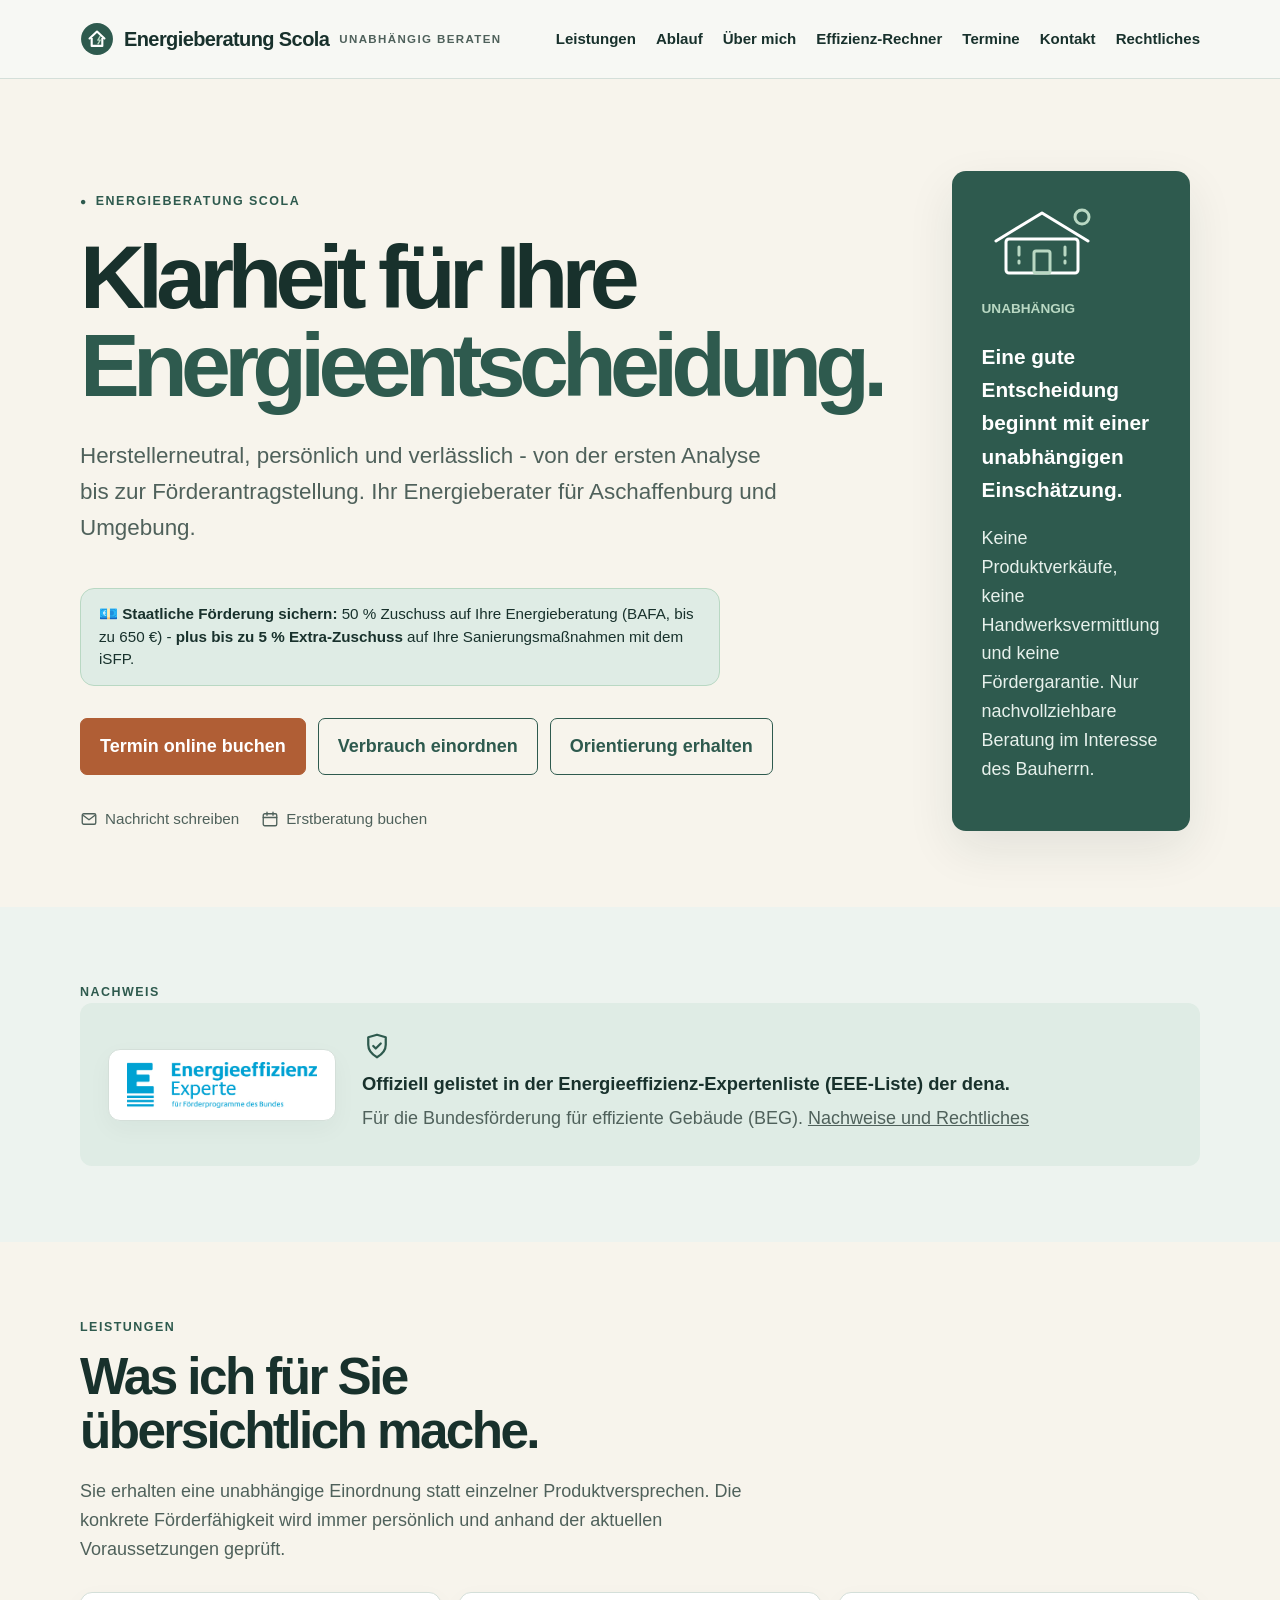
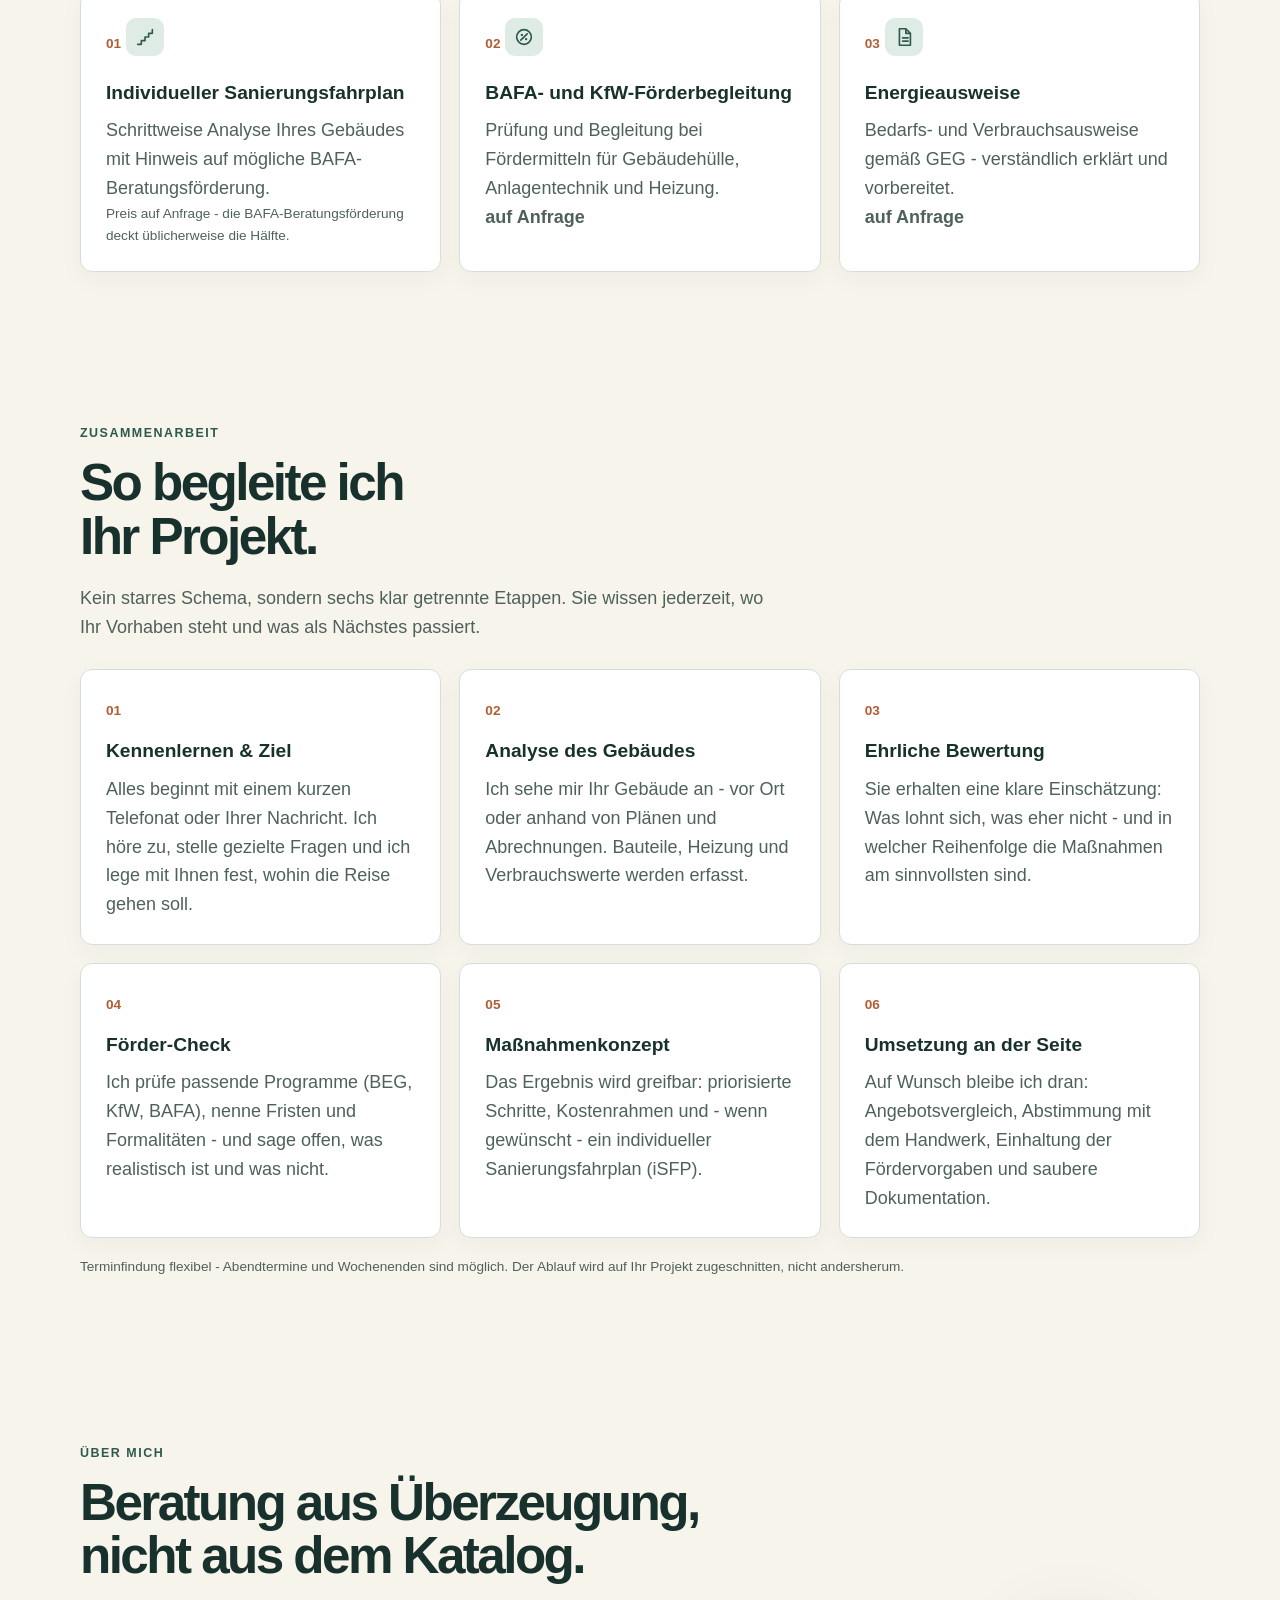
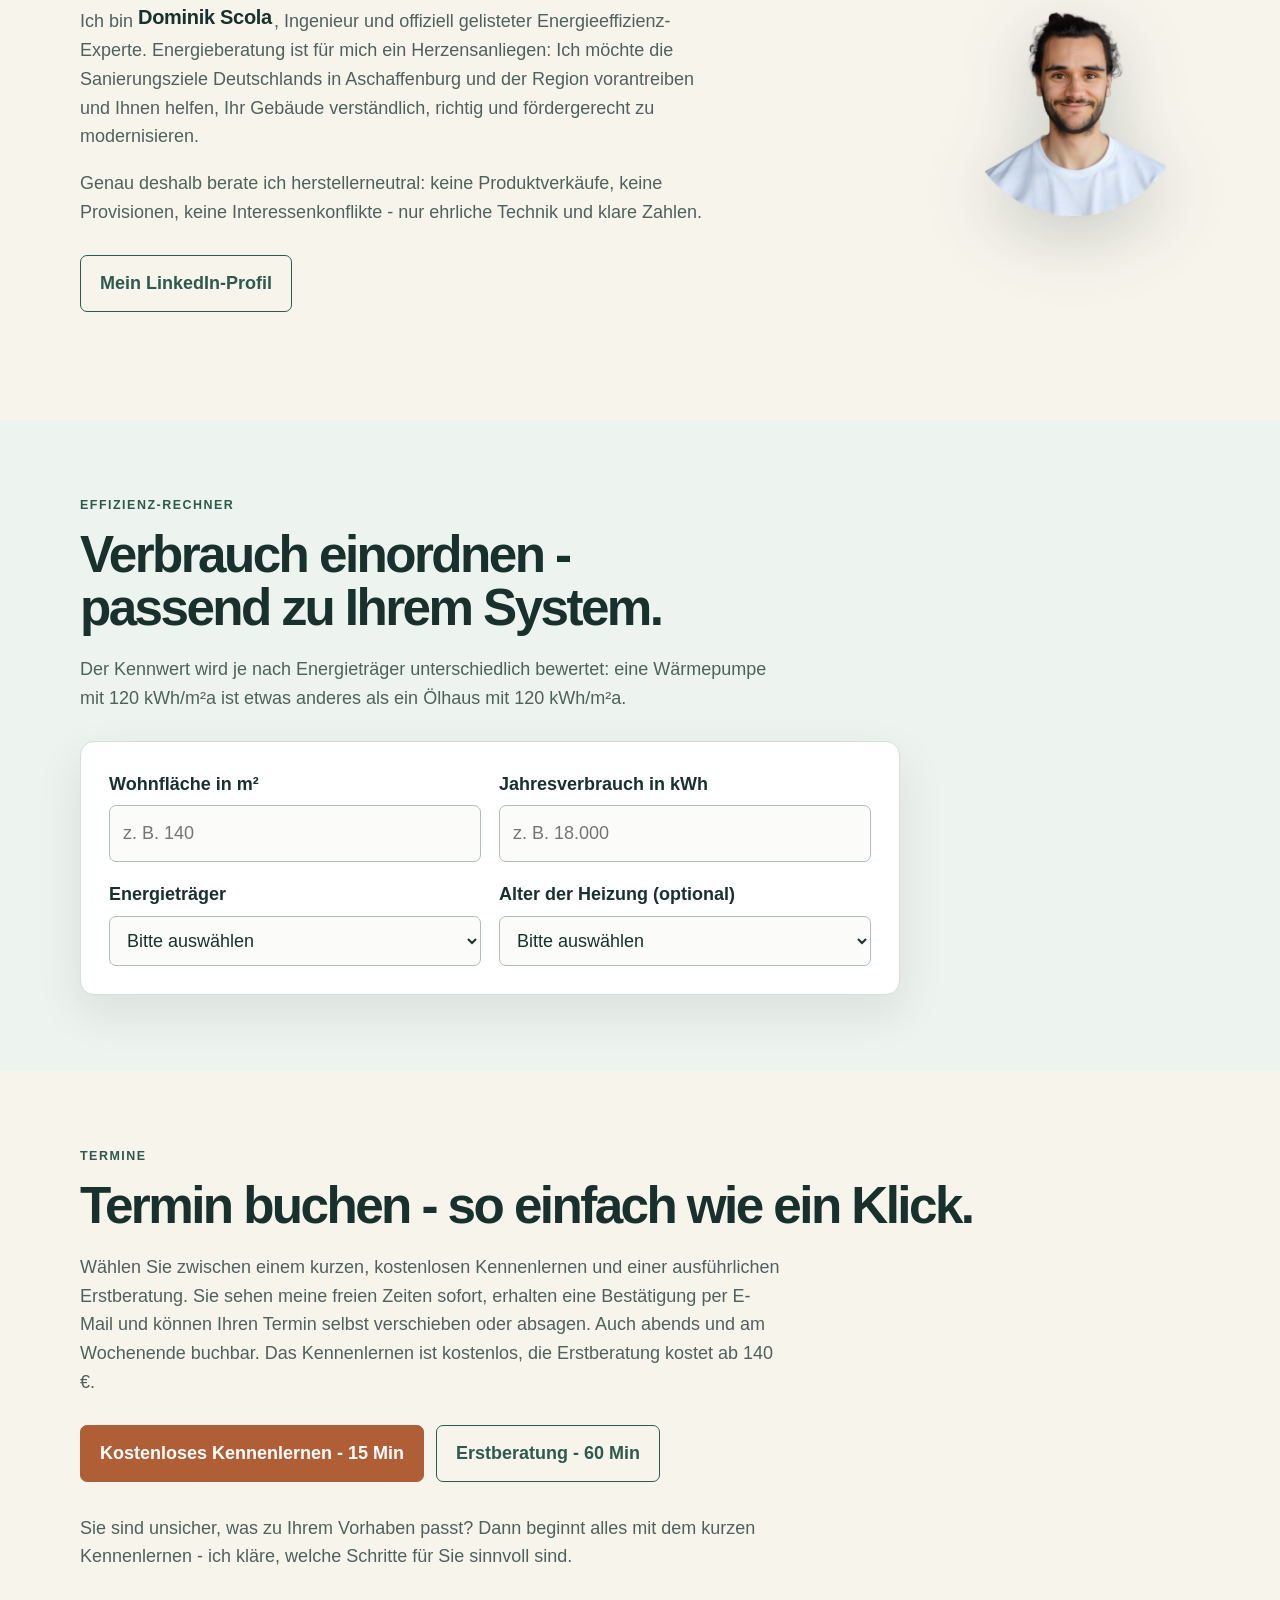
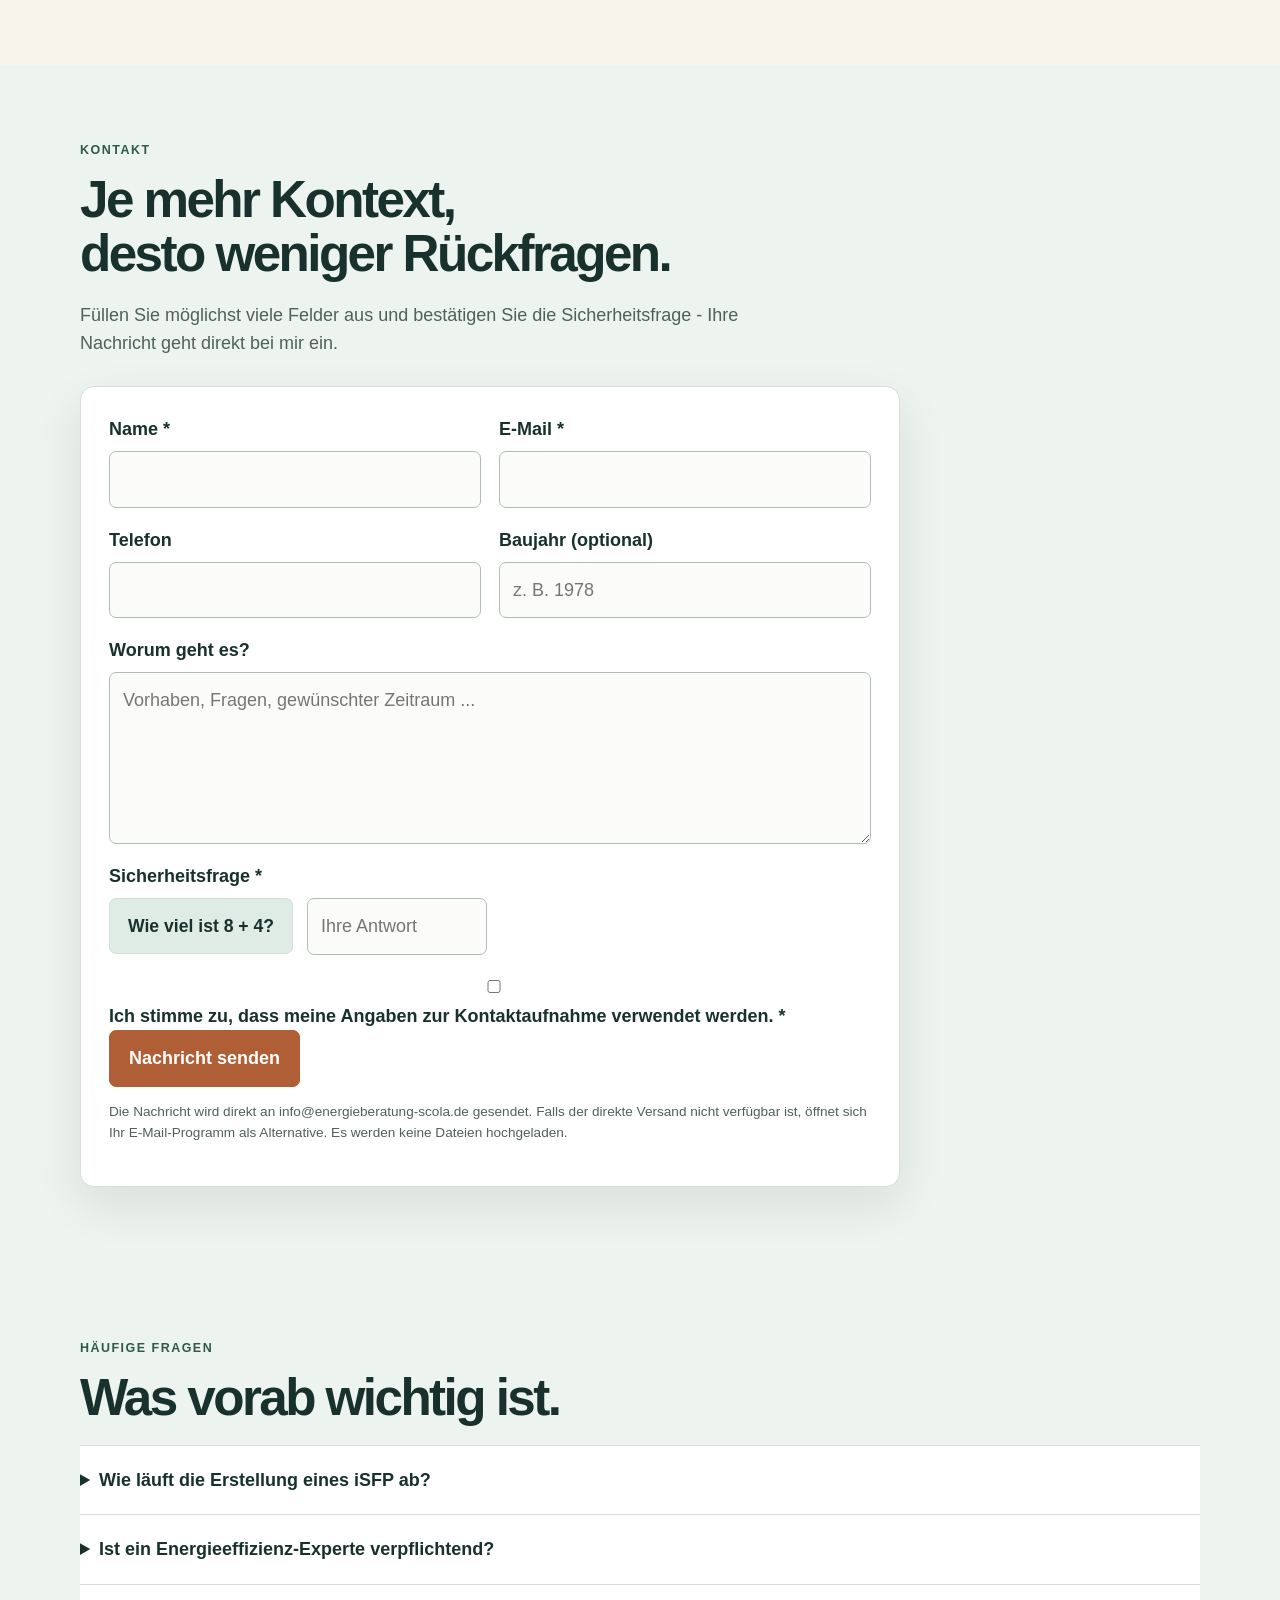
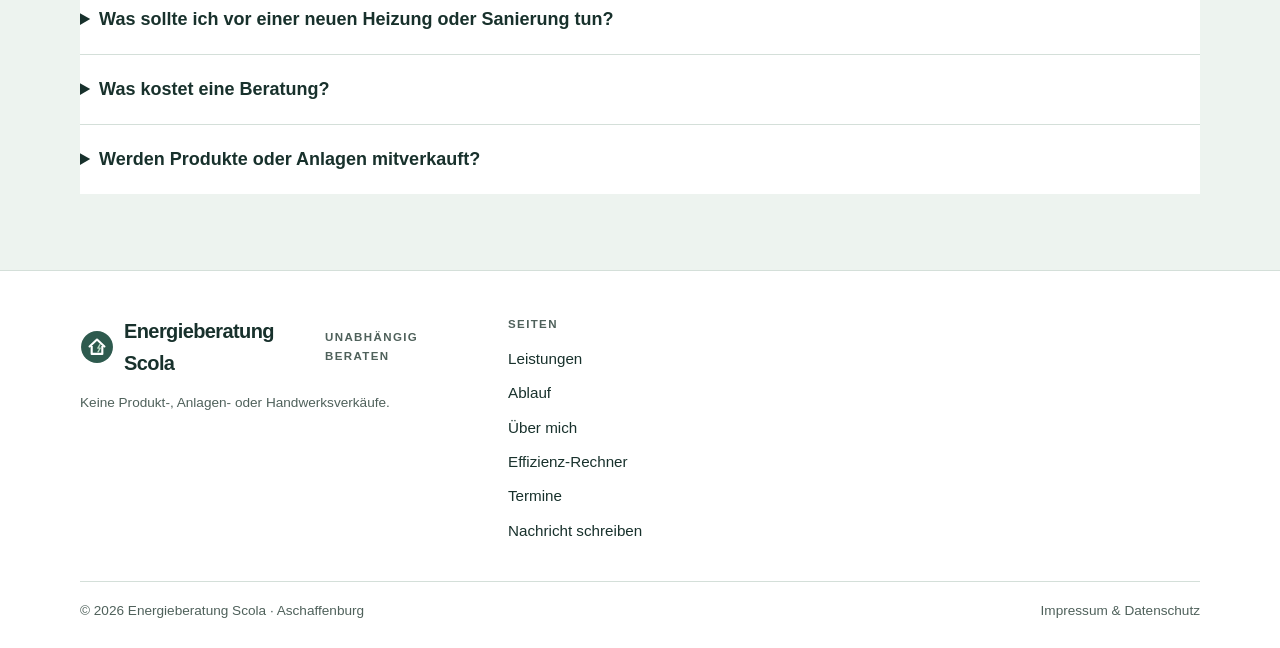
<file: index.html>
<!doctype html>
<html lang="de">
<head>
<meta charset='utf-8'>
<meta name='viewport' content='width=device-width, initial-scale=1'>
<link rel='icon' type='image/svg+xml' href='icon.svg'>
<meta name='theme-color' content='#2e5a4e'>
<meta name='description' content='Energieberatung Scola - unabhängige Energieberatung in Aschaffenburg: iSFP-Sanierungsfahrplan, BAFA-Förderung, Energieausweise und Effizienz-Rechner.'>
<title>Energieberatung Scola | Energieberater in Aschaffenburg & Umgebung</title>
<link rel='canonical' href='https://energieberatung-scola.de/'>
<meta name='robots' content='index, follow'>
<meta property='og:type' content='website'>
<meta property='og:site_name' content='Energieberatung Scola'>
<meta property='og:title' content='Energieberatung Scola | Unabhängige Energieberatung in Aschaffenburg'>
<meta property='og:description' content='Herstellerneutrale Energieberatung: Sanierungsfahrplan (iSFP), BAFA- und KfW-Förderung, Energieausweise. Offiziell in der dena-EEE-Liste gelistet.'>
<meta property='og:url' content='https://energieberatung-scola.de/'>
<meta property='og:locale' content='de_DE'>
<meta property='og:image' content='https://energieberatung-scola.de/og-image.svg'>
<meta property='og:image:width' content='1200'>
<meta property='og:image:height' content='630'>
<meta property='og:image:alt' content='Energieberatung Scola - unabhängige Energieberatung'>
<meta name='twitter:card' content='summary_large_image'>
<meta name='twitter:image' content='https://energieberatung-scola.de/og-image.svg'>
<meta name='twitter:title' content='Energieberatung Scola | Unabhängige Energieberatung'>
<meta name='twitter:description' content='Herstellerneutrale Energieberatung: iSFP, Förderbegleitung, Energieausweise. Kostenlosen Effizienz-Rechner nutzen.'>
<meta name='keywords' content='Energieberatung, Energieberater, Aschaffenburg, Sanierungsfahrplan, iSFP, Energieausweis, BAFA, KfW, Förderung, Wärmepumpe, dena'>
<script type='application/ld+json'>
{
"@context":"https://schema.org",
"@type":"ProfessionalService",
















































"name":"Energieberatung Scola",
"url":"https://energieberatung-scola.de/",
"email":"info@energieberatung-scola.de",
"sameAs":["https://www.linkedin.com/in/dominikscola"],
"description":"Herstellerneutrale Energieberatung: individueller Sanierungsfahrplan (iSFP), BAFA- und KfW-Förderbegleitung, Energieausweise. Offiziell gelistet in der dena-EEE-Liste.",
"areaServed":"Aschaffenburg und Umgebung",
"address":{"@type":"PostalAddress","addressLocality":"Aschaffenburg","addressRegion":"Bayern","addressCountry":"DE"},

"knowsAbout":["Energieberatung","Sanierungsfahrplan","Energieausweis","BAFA-Förderung","KfW-Förderung","Wärmepumpe","Gebäudeenergieeffizienz"],
"makesOffer":[{"@type":"Offer","itemOffered":{"@type":"Service","name":"Individueller Sanierungsfahrplan (iSFP)"}},{"@type":"Offer","itemOffered":{"@type":"Service","name":"BAFA- und KfW-Förderbegleitung"}},{"@type":"Offer","itemOffered":{"@type":"Service","name":"Energieausweise (Bedarf und Verbrauch)"}}]
}
</script>
<style>
:root{--ink:#18312c;--muted:#4f615b;--green:#2e5a4e;--sage:#dfece5;--cream:#f7f4ec;
--line:#d4dfd9;--white:#fff;--accent:#b9d8c3;--warm:#b05e35;--shadow:0 18px 48px rgba(24,49,44,.09)}
*{box-sizing:border-box}html{scroll-behavior:smooth}
body{margin:0;background:var(--cream);color:var(--ink);font-family:Arial,Helvetica,system-ui,sans-serif;
font-size:18px;line-height:1.6}a{color:inherit}button,input,select,textarea{font:inherit}
button,a{touch-action:manipulation}
.wrap{width:min(1120px,calc(100% - 40px));margin:auto}
.skip{position:absolute;left:-9999px}
.skip:focus{left:16px;top:16px;background:var(--white);padding:10px;z-index:10}
#urlaub-banner{background:var(--warm);color:#fff;text-align:center;padding:14px 20px;font-weight:700;font-size:.95rem}
#urlaub-banner[hidden]{display:none}
.site-header{position:sticky;top:0;z-index:5;background:rgba(247,248,244,.96);border-bottom:1px solid var(--line);backdrop-filter:blur(10px)}
.nav{min-height:78px;display:flex;align-items:center;justify-content:space-between;gap:24px}
































































































.brand{text-decoration:none;font-weight:800;letter-spacing:-.03em;font-size:1.25rem}
.brand span{display:block;font-size:.72rem;letter-spacing:.12em;text-transform:uppercase;color:var(--muted);font-weight:700}












































.nav-links{display:flex;align-items:center;gap:20px}
.nav-links a{text-decoration:none;font-size:.94rem;font-weight:700}
.nav-links a:hover,.nav-links a:focus{color:var(--green);text-decoration:underline}
.menu{display:none;border:1px solid var(--line);background:var(--white);border-radius:8px;padding:8px 12px}
.hero{padding:92px 0 76px}

.eyebrow,.kicker{font-size:.78rem;font-weight:800;letter-spacing:.12em;text-transform:uppercase;color:var(--green)}

.eyebrow:before{content:'●';font-size:.65rem;margin-right:8px}
.hero-grid{display:grid;grid-template-columns:1.15fr .85fr;gap:70px;align-items:end}
.foerder-badge{display:inline-block;background:var(--sage);border:1px solid var(--accent);border-radius:14px;padding:14px 18px;margin-top:20px;font-size:.95rem;line-height:1.5;max-width:640px}

.hero h1{font-size:clamp(2.7rem,7vw,5.7rem);line-height:.98;letter-spacing:-.075em;margin:22px 0 28px;max-width:850px}
.hero h1 em{font-style:normal;color:var(--green)}
.lead{font-size:clamp(1.1rem,2vw,1.4rem);max-width:700px;color:var(--muted)}
.actions{display:flex;flex-wrap:wrap;gap:12px;margin:32px 0}
.button{display:inline-flex;align-items:center;justify-content:center;gap:10px;border-radius:7px;padding:13px 19px;
text-decoration:none;font-weight:800;border:1px solid var(--green);cursor:pointer}
.button.primary{background:var(--warm);color:#fff;border-color:var(--warm)}
.button.secondary{background:transparent;color:var(--green)}
.button:hover,.button:focus{filter:brightness(.94);outline:3px solid var(--accent);outline-offset:2px}
.contact-row{display:flex;flex-wrap:wrap;gap:22px;color:var(--muted);font-size:.95rem}
.contact-row a{text-decoration:none}
.contact-row a:hover{text-decoration:underline}
.hero-card{background:var(--green);color:#fff;padding:30px;border-radius:14px;box-shadow:var(--shadow)}
.hero-card strong{font-size:1.3rem;display:block;margin:18px 0 8px}















































.hero-card p{color:#e7f1ec}























.section{padding:76px 0}
.section.light{background:#edf3ef}
.section h2{font-size:clamp(2rem,4vw,3.5rem);line-height:1.05;letter-spacing:-.05em;margin:12px 0 20px}
.section-intro{max-width:700px;color:var(--muted)}































































.grid-3{display:grid;grid-template-columns:repeat(3,1fr);gap:18px}
.card{background:var(--white);border:1px solid var(--line);border-radius:12px;padding:25px;box-shadow:0 8px 24px rgba(24,49,44,.04)}
.card h3{margin:12px 0 8px;font-size:1.2rem}
.card p{color:var(--muted);margin:0}
.number{font-weight:800;color:var(--green);font-size:.85rem}

.trust{display:flex;gap:18px;align-items:flex-start;background:var(--sage);padding:28px;border-radius:12px}
.trust strong{font-size:1.15rem}

.trust p{margin:5px 0;color:var(--muted)}

.calculator{background:var(--white);border:1px solid var(--line);border-radius:14px;padding:28px;box-shadow:var(--shadow);max-width:820px}

.fields{display:grid;grid-template-columns:repeat(2,1fr);gap:18px}
.field{display:flex;flex-direction:column;gap:7px}
.field.full{grid-column:1/-1}
.field label{font-weight:800}
.field input,.field select,.field textarea{width:100%;border:1px solid #aebeb6;background:#fbfcfa;border-radius:7px;padding:13px;color:var(--ink)}
.field input:focus,.field select:focus,.field textarea:focus{outline:3px solid var(--accent);border-color:var(--green)}
.result{margin-top:22px;padding:20px;border-left:5px solid var(--green);background:var(--sage);border-radius:6px}
.result[hidden]{display:none}
.result strong{display:block;font-size:1.2rem}
.result-detail{margin-top:10px;padding:14px;background:var(--white);border:1px solid var(--line);border-radius:8px}
.result-detail p{margin:4px 0;font-size:.95rem}
.muted{color:var(--muted)}
.faq details{background:var(--white);border-top:1px solid var(--line);padding:20px 0}
.faq summary{font-weight:800;cursor:pointer}














































.legal-grid{display:grid;grid-template-columns:1fr 1fr;gap:42px}
































.legal h3{margin-bottom:4px}
.legal p{color:var(--muted);margin-top:4px}
.footer{border-top:1px solid var(--line);padding:44px 0 0;background:var(--white)}
.footer-grid{display:grid;grid-template-columns:1.2fr 1fr 1fr;gap:32px;align-items:start}

































































.footer h4{font-size:.72rem;letter-spacing:.12em;text-transform:uppercase;color:var(--muted);margin:0 0 14px}
.footer nav{display:flex;flex-direction:column;gap:10px}
.footer a{text-decoration:none}
.footer a:hover{text-decoration:underline}
.footer .f-links{font-size:.95rem}

.footer-bottom{display:flex;justify-content:space-between;align-items:center;gap:14px;flex-wrap:wrap;border-top:1px solid var(--line);margin-top:38px;padding:18px 0 26px;font-size:.85rem;color:var(--muted)}
.small{font-size:.85rem;color:var(--muted)}
.price{color:var(--warm);font-weight:800;margin:10px 0 0}
.about-grid{display:grid;grid-template-columns:1.4fr 1fr;gap:40px;align-items:start}
.about-photo{width:100%;max-width:240px;height:auto;justify-self:end;align-self:center;filter:drop-shadow(0 18px 36px rgba(24,49,44,.22))}
.form-error{color:#a33;font-weight:700}
.form-error[hidden]{display:none}
.captcha{display:flex;align-items:center;gap:14px;flex-wrap:wrap}

.captcha .question{font-weight:800;background:var(--sage);border:1px solid var(--line);border-radius:7px;padding:13px 18px;font-size:1.1rem}
@media(max-width:760px){

body{font-size:17px}.wrap{width:min(100% - 28px,560px)}.nav{min-height:68px}.menu{display:block}
.nav-links{display:none;position:absolute;top:68px;left:0;right:0;background:var(--cream);border-bottom:1px solid var(--line);

padding:16px 14px;flex-direction:column;align-items:stretch}
.nav-links.open{display:flex}.nav-links a{padding:9px 4px}
.hero{padding:44px 0 40px}.hero-card{padding:22px 18px}.eyebrow{font-size:.85rem}











































.hero-grid,.grid-3,.legal-grid,.about-grid{grid-template-columns:1fr;gap:18px}.card{padding:20px 18px}






















































.about-photo{justify-self:center;max-width:220px;height:auto}























































































































































































































































































































.hero h1{font-size:clamp(2.1rem,9.5vw,3.4rem);letter-spacing:-.04em}.section{padding:44px 0}.section h2{font-size:clamp(1.7rem,6.5vw,2.4rem)}.section-intro{font-size:1rem}.calculator{padding:18px}

.fields{grid-template-columns:1fr;gap:14px}.field.full{grid-column:auto}.actions{flex-direction:column;align-items:stretch}.button{width:100%;min-height:52px;font-size:1.05rem}
.contact-row{flex-direction:column;align-items:flex-start;gap:10px}.trust{padding:22px 18px;flex-direction:column}.trust-badge{flex-direction:column;align-items:flex-start;gap:14px}

.footer-grid{grid-template-columns:1fr;gap:24px}.footer nav{gap:10px}}
@media(prefers-reduced-motion:reduce){html{scroll-behavior:auto}}
.logo-mark{flex:none;border-radius:50%}
.brand{display:inline-flex;align-items:center;gap:10px}
.brand svg{flex:none}
.contact-row a{display:inline-flex;align-items:center;gap:7px}

.ic{flex:none;vertical-align:-3px}
.card-ic{display:inline-flex;width:38px;height:38px;border-radius:10px;background:var(--sage);align-items:center;justify-content:center;margin-bottom:10px}
.card-ic svg{width:22px;height:22px}
.trust-ic{display:block;margin-bottom:10px}
.trust-badge{display:flex;gap:26px;align-items:center;flex-wrap:wrap}

.logo-card{flex:none;background:var(--white);border:1px solid var(--line);border-radius:12px;padding:12px 18px;box-shadow:0 8px 24px rgba(24,49,44,.04);transition:box-shadow .15s}
.logo-card:hover{box-shadow:var(--shadow)}









































.trust-text{flex:1;min-width:260px}
.trust-ic{display:block;margin-bottom:8px}
.card .number{color:var(--warm)}

.hero-card .number{color:var(--accent)}






















</style>
</head>
<body>




















<div id='urlaub-banner' role='status' hidden></div>
<a class='skip' href='#main'>Zum Inhalt springen</a>
<header class='site-header'><div class='wrap nav'>
<a class='brand' href='#start'><svg viewBox='0 0 32 32' width='34' height='34' aria-hidden='true' class='logo-mark'>
<circle cx='16' cy='16' r='15' fill='#2e5a4e'/>


















































































































<path d='M9 15.5 16 9l7 6.5' stroke='#fff' stroke-width='2' fill='none' stroke-linecap='round' stroke-linejoin='round'/>
<path d='M11 15v7.5h10V15' stroke='#fff' stroke-width='2' fill='none' stroke-linejoin='round'/>

<path d='M17 20.5l2-3.4h-2.2l2-3.4' stroke='#b9d8c3' stroke-width='1.3' fill='none' stroke-linecap='round' stroke-linejoin='round'/>

</svg>Energieberatung Scola<span>unabhängig beraten</span></a>
<button class='menu' id='menu' aria-expanded='false' aria-controls='nav-links'>Menü</button>
<nav class='nav-links' id='nav-links' aria-label='Hauptnavigation'>
<a href='#leistungen'>Leistungen</a>
<a href='#ablauf'>Ablauf</a>

<a href='#ueber-mich'>Über mich</a>
<a href='#effizienz'>Effizienz-Rechner</a>
<a href='#termine'>Termine</a>
<a href='#kontakt'>Kontakt</a>
<a href='impressum.html'>Rechtliches</a>
</nav></div></header>
<main id='main'>
<section class='hero' id='start'><div class='wrap hero-grid'><div>
<div class='eyebrow'>Energieberatung Scola</div>

<h1>Klarheit für Ihre <em>Energieentscheidung.</em></h1>
<p class='lead'>Herstellerneutral, persönlich und verlässlich - von der ersten Analyse bis zur Förderantragstellung. Ihr Energieberater für Aschaffenburg und Umgebung.</p>
<div class='foerder-badge'>💶 <b>Staatliche Förderung sichern:</b> 50&nbsp;% Zuschuss auf Ihre Energieberatung (BAFA, bis zu 650&nbsp;€) - <b>plus bis zu 5&nbsp;% Extra-Zuschuss</b> auf Ihre Sanierungsmaßnahmen mit dem iSFP.</div>

<div class='actions'><a class='button primary' href='#termine'>Termin online buchen</a>

















































































<a class='button secondary' href='#effizienz'>Verbrauch einordnen</a>





























<a class='button secondary' href='#leistungen'>Orientierung erhalten</a></div>









































































































































































<div class='contact-row'><a href='#kontakt'><svg class='ic' viewBox='0 0 24 24' width='18' height='18' aria-hidden='true'><rect x='3' y='5' width='18' height='14' rx='2' fill='none' stroke='currentColor' stroke-width='1.8'/><path d='m4 7 8 6 8-6' fill='none' stroke='currentColor' stroke-width='1.8' stroke-linejoin='round'/></svg>Nachricht schreiben</a>

























































































































































































































































<a href='#termine'><svg class='ic' viewBox='0 0 24 24' width='18' height='18' aria-hidden='true'><rect x='3' y='5' width='18' height='16' rx='2' fill='none' stroke='currentColor' stroke-width='1.8'/><path d='M3 10h18M8 3v4M16 3v4' fill='none' stroke='currentColor' stroke-width='1.8' stroke-linecap='round'/></svg>Erstberatung buchen</a></div></div>

<aside class='hero-card'><svg viewBox='0 0 120 78' width='120' height='78' aria-hidden='true' style='display:block;margin-bottom:14px'>
<path d='M14 40 60 12l46 28' stroke='#fff' stroke-width='3' fill='none' stroke-linecap='round' stroke-linejoin='round'/>
<rect x='24' y='38' width='72' height='34' rx='3' stroke='#fff' stroke-width='3' fill='none'/>
<rect x='52' y='50' width='16' height='22' rx='2' stroke='#b9d8c3' stroke-width='3' fill='none'/>

<circle cx='100' cy='16' r='7' stroke='#b9d8c3' stroke-width='3' fill='none'/>

<path d='M37 46v8M37 60v2M83 46v8M83 60v2' stroke='#b9d8c3' stroke-width='3' stroke-linecap='round'/>
</svg>
























































<span class='number'>UNABHÄNGIG</span>




















<strong>Eine gute Entscheidung beginnt mit einer unabhängigen Einschätzung.</strong>


































<p>Keine Produktverkäufe, keine Handwerksvermittlung und keine Fördergarantie.

Nur nachvollziehbare Beratung im Interesse des Bauherrn.</p></aside></div></section>







































































<section class='section light'><div class='wrap'><div class='kicker'>Nachweis</div>


























<div class='trust'><div class='trust-badge'>
<a class='logo-card' href='https://www.energie-effizienz-experten.de' target='_blank' rel='noopener'>

<img src='eee-experte-logo.jpg' alt='Logo: Energieeffizienz-Experte für Förderprogramme des Bundes' width='190' style='height:auto;display:block'></a>
<div class='trust-text'>




















































































































































































































































































































<svg class='trust-ic' viewBox='0 0 24 24' width='30' height='30' aria-hidden='true'><path d='M12 3l7 2v6c0 5-3.5 8-7 10-3.5-2-7-5-7-10V5Z' fill='none' stroke='#2e5a4e' stroke-width='1.8' stroke-linejoin='round'/><path d='m9 12 2 2 4-4' fill='none' stroke='#2e5a4e' stroke-width='1.8' stroke-linecap='round' stroke-linejoin='round'/></svg>
<strong>Offiziell gelistet in der Energieeffizienz-Expertenliste (EEE-Liste) der dena.</strong>
<p>Für die Bundesförderung für effiziente Gebäude (BEG). <a href='impressum.html'>Nachweise und Rechtliches</a></p>
</div></div></div></div></section>

<section class='section' id='leistungen'><div class='wrap'><div class='kicker'>Leistungen</div>
<h2>Was ich für Sie<br>übersichtlich mache.</h2>





















































































































<p class='section-intro'>Sie erhalten eine unabhängige Einordnung statt einzelner Produktversprechen.











































































Die konkrete Förderfähigkeit wird immer persönlich und anhand der aktuellen Voraussetzungen geprüft.</p>
<div class='grid-3' style='margin-top:28px'>












































<article class='card'><span class='number'>01</span>



































































































































































































































<span class='card-ic'><svg viewBox='0 0 24 24' aria-hidden='true'><path d='M4 20h4v-4h4v-4h4V8h4V4' fill='none' stroke='#2e5a4e' stroke-width='1.8' stroke-linecap='round' stroke-linejoin='round'/></svg></span><h3>Individueller Sanierungsfahrplan</h3>





















































































<p>Schrittweise Analyse Ihres Gebäudes mit Hinweis auf mögliche BAFA-Beratungsförderung.</p>
<p class='small'>Preis auf Anfrage - die BAFA-Beratungsförderung deckt üblicherweise die Hälfte.</p></article>
<article class='card'><span class='number'>02</span>

<span class='card-ic'><svg viewBox='0 0 24 24' aria-hidden='true'><circle cx='12' cy='12' r='8' fill='none' stroke='#2e5a4e' stroke-width='1.8'/><path d='m8.5 15.5 7-7' stroke='#2e5a4e' stroke-width='1.8' stroke-linecap='round'/><circle cx='9.7' cy='9.7' r='1.3' fill='#2e5a4e'/><circle cx='14.3' cy='14.3' r='1.3' fill='#2e5a4e'/></svg></span><h3>BAFA- und KfW-Förderbegleitung</h3>












































<p>Prüfung und Begleitung bei Fördermitteln für Gebäudehülle, Anlagentechnik und Heizung.</p>
<p class='price'>auf Anfrage</p></article>
<article class='card'><span class='number'>03</span>


























































































































































































































































































<span class='card-ic'><svg viewBox='0 0 24 24' aria-hidden='true'><path d='M7 3h7l5 5v13H7Z' fill='none' stroke='#2e5a4e' stroke-width='1.8' stroke-linejoin='round'/><path d='M14 3v5h5' fill='none' stroke='#2e5a4e' stroke-width='1.8' stroke-linejoin='round'/><path d='M10.5 13h6M10.5 16.5h6' stroke='#2e5a4e' stroke-width='1.8' stroke-linecap='round'/></svg></span><h3>Energieausweise</h3>






















































































<p>Bedarfs- und Verbrauchsausweise gemäß GEG - verständlich erklärt und vorbereitet.</p>
<p class='price'>auf Anfrage</p></article>
</div></div></section>
<section class='section' id='ablauf'><div class='wrap'><div class='kicker'>Zusammenarbeit</div>
<h2>So begleite ich<br>Ihr Projekt.</h2>












































































<p class='section-intro'>Kein starres Schema, sondern sechs klar getrennte Etappen.
Sie wissen jederzeit, wo Ihr Vorhaben steht und was als Nächstes passiert.</p>

<div class='grid-3' style='margin-top:28px'>
<article class='card'><span class='number'>01</span><h3>Kennenlernen &amp; Ziel</h3>






























































































































<p>Alles beginnt mit einem kurzen Telefonat oder Ihrer Nachricht. Ich höre zu, stelle gezielte Fragen und ich lege mit Ihnen fest, wohin die Reise gehen soll.</p></article>
<article class='card'><span class='number'>02</span><h3>Analyse des Gebäudes</h3>
<p>Ich sehe mir Ihr Gebäude an - vor Ort oder anhand von Plänen und Abrechnungen. Bauteile, Heizung und Verbrauchswerte werden erfasst.</p></article>

<article class='card'><span class='number'>03</span><h3>Ehrliche Bewertung</h3>


























































































































<p>Sie erhalten eine klare Einschätzung: Was lohnt sich, was eher nicht - und in welcher Reihenfolge die Maßnahmen am sinnvollsten sind.</p></article>
<article class='card'><span class='number'>04</span><h3>Förder-Check</h3>
















































































































































<p>Ich prüfe passende Programme (BEG, KfW, BAFA), nenne Fristen und Formalitäten - und sage offen, was realistisch ist und was nicht.</p></article>
<article class='card'><span class='number'>05</span><h3>Maßnahmenkonzept</h3>
























































































































































<p>Das Ergebnis wird greifbar: priorisierte Schritte, Kostenrahmen und - wenn gewünscht - ein individueller Sanierungsfahrplan (iSFP).</p></article>
<article class='card'><span class='number'>06</span><h3>Umsetzung an der Seite</h3>
<p>Auf Wunsch bleibe ich dran: Angebotsvergleich, Abstimmung mit dem Handwerk, Einhaltung der Fördervorgaben und saubere Dokumentation.</p></article>
</div>































































































































<p class='small' style='margin-top:18px'>Terminfindung flexibel - Abendtermine und Wochenenden sind möglich.
Der Ablauf wird auf Ihr Projekt zugeschnitten, nicht andersherum.</p>
</div></section>

<section class='section' id='ueber-mich'><div class='wrap'><div class='kicker'>Über mich</div>
<div class='about-grid'>
<div class='about-text'><h2>Beratung aus Überzeugung,<br>nicht aus dem Katalog.</h2>





























































































































































































































































































































































































































































































































































































































<p class='section-intro'>Ich bin <img src='name-ueber-mich.svg' alt='Dominik Scola' width='136' height='28' style='vertical-align:-4px'>, Ingenieur und offiziell gelisteter Energieeffizienz-Experte. Energieberatung ist für mich ein Herzensanliegen: Ich möchte die Sanierungsziele Deutschlands in Aschaffenburg und der Region vorantreiben und Ihnen helfen, Ihr Gebäude verständlich, richtig und fördergerecht zu modernisieren.</p>
<p class='section-intro'>Genau deshalb berate ich herstellerneutral: keine Produktverkäufe, keine Provisionen, keine Interessenkonflikte - nur ehrliche Technik und klare Zahlen.</p>
<div class='actions' style='margin-top:28px'><a class='button secondary' href='https://www.linkedin.com/in/dominikscola' target='_blank' rel='noopener'>Mein LinkedIn-Profil</a></div>
</div>
























































































































<img class='about-photo' src='foto.png' alt='Energieberater in Aschaffenburg' width='240' height='239' loading='lazy'>
</div></div></section>
<section class='section light' id='effizienz'><div class='wrap'><div class='kicker'>Effizienz-Rechner</div>
<h2>Verbrauch einordnen -<br>passend zu Ihrem System.</h2>
<p class='section-intro'>Der Kennwert wird je nach Energieträger unterschiedlich bewertet:





















































































eine Wärmepumpe mit 120 kWh/m²a ist etwas anderes als ein Ölhaus mit 120 kWh/m²a.</p>
<div class='calculator' style='margin-top:28px'><div class='fields'>

<div class='field'><label for='area'>Wohnfläche in m²</label>















































<input id='area' type='number' min='1' inputmode='decimal' placeholder='z. B. 140'></div>

<div class='field'><label for='consumption'>Jahresverbrauch in kWh</label>
<input id='consumption' type='number' min='1' inputmode='decimal' placeholder='z. B. 18.000'></div>




















































<div class='field'><label for='energy'>Energieträger</label>













































































<select id='energy'><option value=''>Bitte auswählen</option>
<option value='gas'>Gas</option><option value='oel'>Öl</option>

<option value='wp'>Wärmepumpe</option><option value='fw'>Fernwärme</option>

<option value='holz'>Holz / Pellets</option><option value='strom'>Strom (direkt)</option></select></div>

<div class='field'><label for='heating-age'>Alter der Heizung (optional)</label>

<select id='heating-age'><option value=''>Bitte auswählen</option>

<option value='neu'>Unter 10 Jahre</option><option value='mittel'>10-20 Jahre</option>
<option value='alt'>Über 20 Jahre</option><option value='unbekannt'>Unbekannt</option></select></div>
</div>
<div class='result' id='eff-result' hidden aria-live='polite'>
<strong id='eff-title'></strong><span id='eff-text'></span>
<div class='result-detail' id='eff-detail' hidden>






























<p id='eff-class'></p><p id='eff-hint' class='muted'></p></div>
<div class='actions' style='margin-bottom:0'>
<a class='button primary' href='#kontakt'>Ergebnis besprechen</a></div></div>












































</div></div></section>
<section class='section' id='termine'><div class='wrap'><div class='kicker'>Termine</div>
<h2>Termin buchen - so einfach wie ein Klick.</h2>
































































































































































































































































































<p class='section-intro'>Wählen Sie zwischen einem kurzen, kostenlosen Kennenlernen und einer ausführlichen Erstberatung. Sie sehen meine freien Zeiten sofort, erhalten eine Bestätigung per E-Mail und können Ihren Termin selbst verschieben oder absagen. Auch abends und am Wochenende buchbar. Das Kennenlernen ist kostenlos, die Erstberatung kostet ab 140 €.</p>




























































































<div class='actions' style='margin-top:28px'><a class='button primary' href='https://cal.com/energieberatungs/kostenloses-kennenlernen' target='_blank' rel='noopener'>Kostenloses Kennenlernen - 15 Min</a>
<a class='button secondary' href='https://cal.com/energieberatungs/erstberatung' target='_blank' rel='noopener'>Erstberatung - 60 Min</a></div>






























































<p class='section-intro' style='margin-top:22px'>Sie sind unsicher, was zu Ihrem Vorhaben passt? Dann beginnt alles mit dem kurzen Kennenlernen - ich kläre, welche Schritte für Sie sinnvoll sind.</p>
</div></section>

<section class='section light' id='kontakt'><div class='wrap'><div class='kicker'>Kontakt</div>
<h2>Je mehr Kontext,<br>desto weniger Rückfragen.</h2>

<p class='section-intro'>Füllen Sie möglichst viele Felder aus und bestätigen Sie die Sicherheitsfrage - Ihre Nachricht geht direkt bei mir ein.</p>
<form class='calculator' id='contact-form' style='margin-top:28px'><div class='fields'>
<div class='field'><label for='name'>Name *</label>




















<input id='name' required autocomplete='name'></div>
<div class='field'><label for='email'>E-Mail *</label>

<input id='email' type='email' autocomplete='email'></div>
<div class='field'><label for='phone'>Telefon</label>
<input id='phone' type='tel' autocomplete='tel'></div>
<div class='field'><label for='year'>Baujahr (optional)</label>

<input id='year' placeholder='z. B. 1978'></div>













































































<div class='field full'><label for='message'>Worum geht es?</label>
































<textarea id='message' rows='5' placeholder='Vorhaben, Fragen, gewünschter Zeitraum ...'></textarea></div>

<div class='field full'><label for='captcha'>Sicherheitsfrage *</label>
<div class='captcha'><span class='question' id='captcha-question'>Wie viel ist 3 + 4?</span>







































































<input id='captcha' inputmode='numeric' placeholder='Ihre Antwort' style='max-width:180px'></div></div>

<div class='field full'><label><input id='consent' type='checkbox' required>

Ich stimme zu, dass meine Angaben zur Kontaktaufnahme verwendet werden. *</label></div>
</div>
<p class='form-error' id='form-error' hidden role='alert'></p>
<button class='button primary' type='submit'>Nachricht senden</button>
<p class='small'>Die Nachricht wird direkt an info@energieberatung-scola.de gesendet.




































Falls der direkte Versand nicht verfügbar ist, öffnet sich Ihr E-Mail-Programm als Alternative.
Es werden keine Dateien hochgeladen.</p>
<div class='result' id='contact-result' hidden aria-live='polite'>
<strong>Vielen Dank für Ihre Nachricht!</strong>

<span>Sie wurde direkt an info@energieberatung-scola.de gesendet. Sie erhalten schnellstmöglich eine Antwort.</span></div>
</form></div></section>

<section class='section light' id='faq'><div class='wrap faq'><div class='kicker'>Häufige Fragen</div>
<h2>Was vorab wichtig ist.</h2>
<details><summary>Wie läuft die Erstellung eines iSFP ab?</summary>





















<p class='muted'>Zuerst werden Gebäudezustand, Nutzung und Verbrauch aufgenommen.
Danach werden sinnvolle Sanierungsschritte geordnet dargestellt.
Eine mögliche Beratungsförderung wird anhand der aktuellen Voraussetzungen geprüft.</p></details>

<details><summary>Ist ein Energieeffizienz-Experte verpflichtend?</summary>






























































<p class='muted'>Das hängt von der Maßnahme und dem jeweiligen Förderprogramm ab.

Bei vielen Förderwegen ist eine fachliche Bestätigung oder Begleitung erforderlich.



































































































Das wird vor Antragstellung geklärt.</p></details>
<details><summary>Was sollte ich vor einer neuen Heizung oder Sanierung tun?</summary>
<p class='muted'>Möglichst vor Beauftragung oder Kauf beraten lassen.












































So können Bestand, Ziel, Reihenfolge und mögliche Förderbedingungen gemeinsam geprüft werden.</p></details>
<details><summary>Was kostet eine Beratung?</summary>

<p class='muted'>Das hängt vom Umfang ab - von der kurzen Erst-Einordnung bis zum vollständigen Sanierungsfahrplan.

Sie erhalten vorab immer eine klare, verbindliche Angabe. Für viele Beratungen ist eine BAFA-Förderung möglich, die ich mitprüfe.</p></details>
<details><summary>Werden Produkte oder Anlagen mitverkauft?</summary>





































































































































<p class='muted'>Nein. Es gibt keine Produkt-, Anlagen- oder Handwerksverkäufe und keine Vermittlungsprovisionen.
Die Beratung bleibt ausschließlich hersteller- und produktneutral - Sie erhalten eine ehrliche, unabhängige Empfehlung.</p></details></div></section>
</main>
<footer class='footer'><div class='wrap footer-grid'><div>

<a class='brand' href='#start'><svg viewBox='0 0 32 32' width='34' height='34' aria-hidden='true' class='logo-mark'>
<circle cx='16' cy='16' r='15' fill='#2e5a4e'/>

<path d='M9 15.5 16 9l7 6.5' stroke='#fff' stroke-width='2' fill='none' stroke-linecap='round' stroke-linejoin='round'/>
<path d='M11 15v7.5h10V15' stroke='#fff' stroke-width='2' fill='none' stroke-linejoin='round'/>
<path d='M17 20.5l2-3.4h-2.2l2-3.4' stroke='#b9d8c3' stroke-width='1.3' fill='none' stroke-linecap='round' stroke-linejoin='round'/>

















































</svg>Energieberatung Scola<span>unabhängig beraten</span></a>












































<p class='small'>Keine Produkt-, Anlagen- oder Handwerksverkäufe.</p></div>
<div class='f-links'><h4>Seiten</h4>
<nav aria-label='Footer Navigation'><a href='#leistungen'>Leistungen</a>
<a href='#ablauf'>Ablauf</a>
<a href='#ueber-mich'>Über mich</a>
<a href='#effizienz'>Effizienz-Rechner</a>
<a href='#termine'>Termine</a>
<a href='#kontakt'>Nachricht schreiben</a></nav></div>
</div>
<div class='wrap footer-bottom'>
<span>© 2026 Energieberatung Scola · Aschaffenburg</span>
<a href='impressum.html'>Impressum &amp; Datenschutz</a>
</div></footer>
<script>
var $=function(id){return document.getElementById(id)};
var NL=String.fromCharCode(10);
var ACCESS_KEY='9642304c-5e7b-47de-91de-d3c23bcbee2f';
$('menu').addEventListener('click',function(){





















var open=$('nav-links').classList.toggle('open');
$('menu').setAttribute('aria-expanded',open)});
document.querySelectorAll('.nav-links a').forEach(function(a){
a.addEventListener('click',function(){
$('nav-links').classList.remove('open');
$('menu').setAttribute('aria-expanded','false')})});
var LIMITS={
wp:{low:50,mid:100,label:'Wärmepumpe',note:'Bei Wärmepumpen zählt der Stromverbrauch - niedrige Werte sind hier normal.'},
fw:{low:55,mid:110,label:'Fernwärme',note:'Fernwärme wird je nach Netz anders bewertet.'},





























strom:{low:50,mid:100,label:'Stromheizung',note:'Direktstromheizungen sind meist sehr ineffizient.'},

































































































gas:{low:70,mid:160,label:'Gas',note:'Ein Gas-Altbestand liegt oft deutlich über 160 kWh/m²a.'},































oel:{low:70,mid:160,label:'Öl',note:'Ölheizungen über 20 Jahre sind häufig Sanierungskandidaten.'},
holz:{low:80,mid:170,label:'Holz / Pellets',note:'Ältere Holz-Anlagen verlieren mit der Zeit Wirkungsgrad.'}
};
function updateEfficiency(){
var a=parseFloat($('area').value),c=parseFloat($('consumption').value);























































var e=$('energy').value,r=$('eff-result');
if(!a||!c||!e){r.hidden=true;return}
var v=Math.round(c/a),L2=LIMITS[e],age=$('heating-age').value;
var level=v<L2.low?'niedrigen Verbrauch':v<L2.mid?'mittleren Verbrauch':'erhöhten Verbrauch';
$('eff-title').textContent=v+' kWh/m²a - '+level;
$('eff-text').textContent='Bewertung für '+L2.label+': bis ca. '+L2.low+' niedrig, bis ca. '+L2.mid+' mittel (kWh/m²a).';
$('eff-detail').hidden=false;
var klass=v<L2.low?'Gute energetische Ausgangslage.':v<L2.mid?'Durchschnittlicher Wert - Verbesserungspotenzial vorhanden.':'Erhöhter Verbrauch - Sanierungsbedarf wahrscheinlich.';
$('eff-class').textContent=klass+' '+L2.note;
var hint='';
if(age==='alt'){hint='Ihre Heizung ist über 20 Jahre alt - ein Anlagen-Check oder Tausch ist oft der wirksamste Schritt.'}









else if(age==='mittel'){hint='Bei einer 10-20 Jahre alten Heizung lohnt eine Effizienzprüfung.'}
else if(age==='neu'){hint='Ihre Heizung ist relativ neu - Verbesserungen sind vor allem an der Gebäudehülle möglich.'}
if(v>=L2.mid){hint=(hint?hint+' ':'')+'Für eine belastbare Bewertung ist eine Gebäudeanalyse sinnvoll.'}
if(!hint){hint='Der Kennwert ist eine grobe Orientierung und ersetzt keinen Energieausweis.'}
$('eff-hint').textContent=hint;
r.hidden=false;
}
['area','consumption'].forEach(function(id){$(id).addEventListener('input',updateEfficiency)});
































['energy','heating-age'].forEach(function(id){$(id).addEventListener('change',updateEfficiency)});
var capA=3,capB=4;


















function newCaptcha(){






























capA=1+Math.floor(Math.random()*9);


























capB=1+Math.floor(Math.random()*9);























$('captcha-question').textContent='Wie viel ist '+capA+' + '+capB+'?';
}
newCaptcha();
























$('contact-form').addEventListener('submit',function(e){
e.preventDefault();
var err=$('form-error');
err.hidden=true;
























































var name=$('name').value.trim(),email=$('email').value.trim();
var phone=$('phone').value.trim(),cap=$('captcha').value.trim();
if(!name){err.textContent='Bitte geben Sie Ihren Namen ein.';err.hidden=false;return}
if(!email&&!phone){err.textContent='Bitte geben Sie eine E-Mail-Adresse oder Telefonnummer an.';err.hidden=false;return}
if(parseInt(cap,10)!==capA+capB){
err.textContent='Die Sicherheitsfrage wurde nicht richtig beantwortet.';err.hidden=false;newCaptcha();return}
var lines=['Name: '+name];
if(email){lines.push('E-Mail: '+email)}
if(phone){lines.push('Telefon: '+phone)}
if($('year').value.trim()){lines.push('Baujahr: '+$('year').value.trim())}
lines.push('','Nachricht:',$('message').value.trim()||'(keine Nachricht)');
var subject='Anfrage über Website - '+name;






















































































var mailto='mailto:info@energieberatung-scola.de?subject='+encodeURIComponent(subject)+'&body='+encodeURIComponent(lines.join(NL));
function fallbackMail(){window.location.href=mailto;$('contact-result').innerHTML='<strong>Ihr E-Mail-Programm wurde geöffnet.</strong><span>Bitte senden Sie die vorbereitete Nachricht dort ab.</span>';$('contact-result').hidden=false;}
if(!ACCESS_KEY||ACCESS_KEY.indexOf('HIER_')===0){fallbackMail();return}
var btn=this.querySelector('button[type=submit]');
if(btn){btn.disabled=true;btn.textContent='Wird gesendet ...'}
fetch('https://api.web3forms.com/submit',{method:'POST',headers:{'Content-Type':'application/json',Accept:'application/json'},body:JSON.stringify({














































access_key:ACCESS_KEY,subject:subject,from_name:name,











replyto:email||'',




































































message:lines.join(NL)})}).then(function(res){return res.json()}).then(function(d){



















































































































































if(d&&d.success){$('contact-result').innerHTML='<strong>Vielen Dank für Ihre Nachricht!</strong><span>Sie wurde direkt an info@energieberatung-scola.de gesendet. Sie erhalten schnellstmöglich eine Antwort.</span>';$('contact-result').hidden=false;$('contact-form').reset();newCaptcha();$('contact-result').scrollIntoView({behavior:'smooth'});}
else{fallbackMail()}
}).catch(function(){fallbackMail()}).then(function(){
if(btn){btn.disabled=false;btn.textContent='Nachricht senden'}





});});
</script>
<script>
function zeigeUrlaubsBanner(){
fetch('urlaub.json?t='+Date.now()).then(function(r){return r.json()}).catch(function(){return null}).then(function(b){
if(!b||!b.aktiv)return;
if(b.bis){var end=new Date(b.bis+'T23:59:59');if(new Date()>end)return}
var el=document.getElementById('urlaub-banner');
if(!el)return;
el.textContent=b.text||'Ich bin derzeit im Urlaub.';
el.hidden=false;
});}
if(document.readyState!=='loading'){zeigeUrlaubsBanner()}
else{document.addEventListener('DOMContentLoaded',zeigeUrlaubsBanner)}
</script>
</body>
</html>
</file>
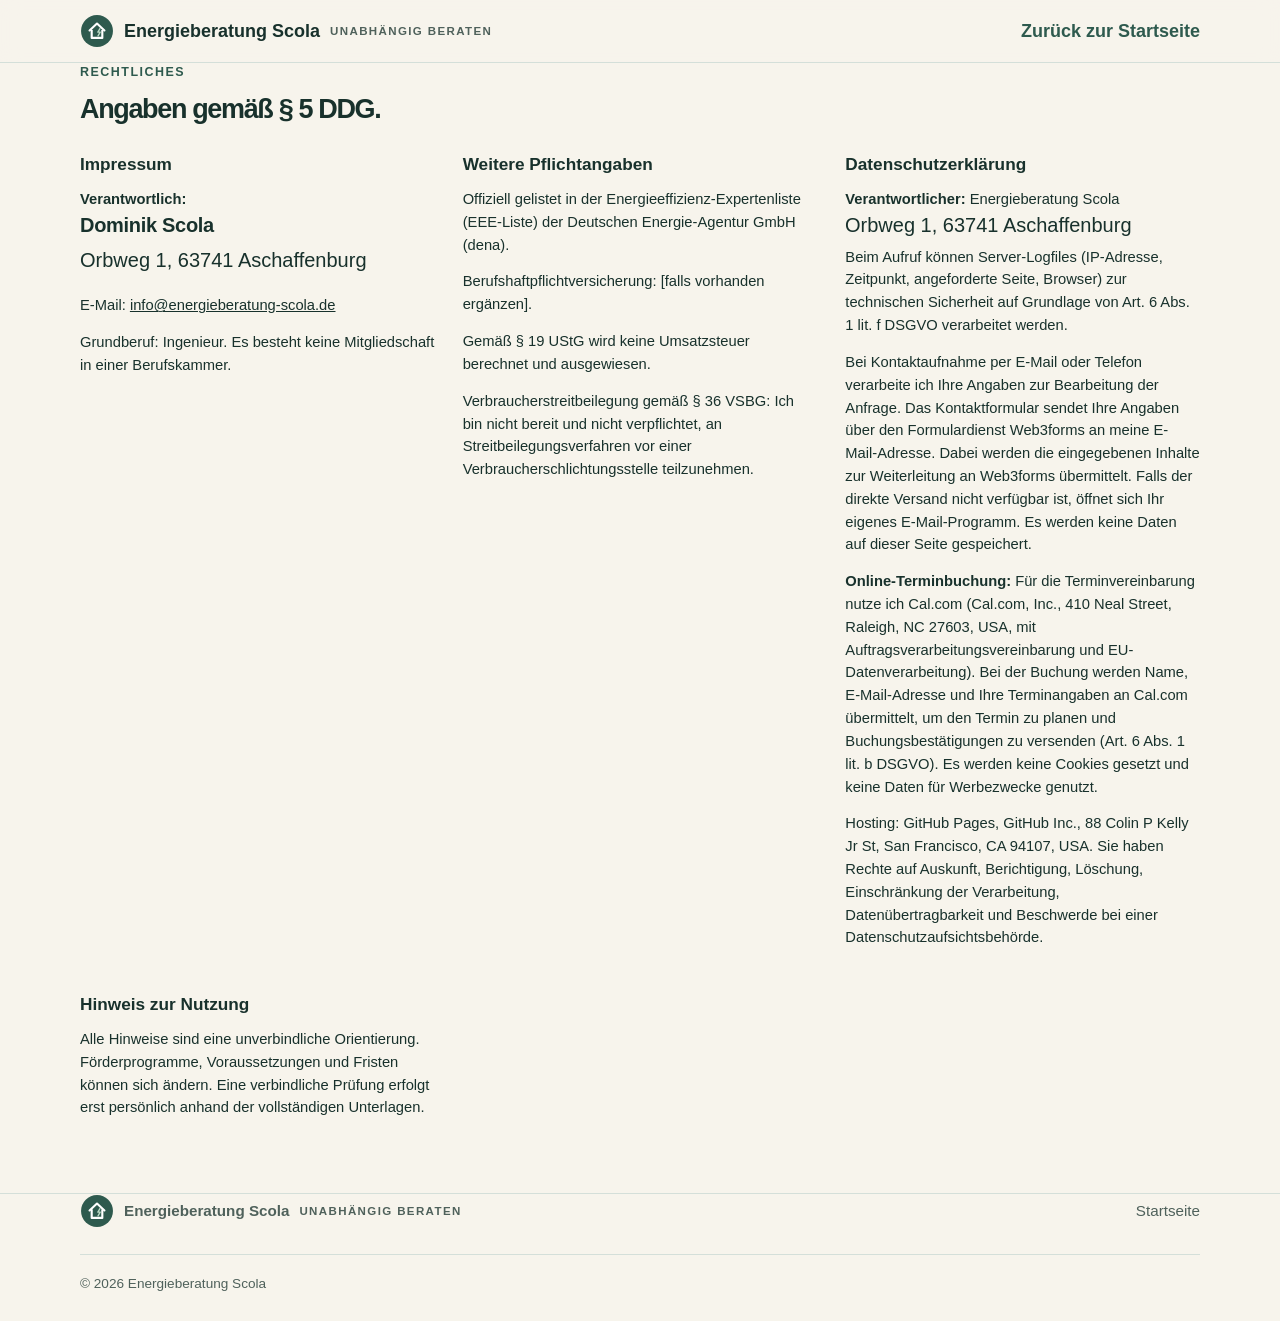
<file: impressum.html>
<!doctype html>
<html lang="de">
<head>
<meta charset='utf-8'>
<meta name='viewport' content='width=device-width, initial-scale=1'>
<meta name='robots' content='noindex, follow'>
<title>Impressum &amp; Datenschutz | Energieberatung Scola</title>
<link rel='icon' type='image/svg+xml' href='icon.svg'>
<meta name='theme-color' content='#2e5a4e'>
<style>
:root{--ink:#18312c;--muted:#4f615b;--green:#2e5a4e;--sage:#dfece5;--cream:#f7f4ec;--line:#d4dfd9;--white:#fff;--accent:#b9d8c3;--warm:#b05e35}
*{box-sizing:border-box}html{scroll-behavior:smooth}
body{margin:0;background:var(--cream);color:var(--ink);font-family:Arial,Helvetica,system-ui,sans-serif;font-size:18px;line-height:1.6}
a{color:inherit}
.wrap{width:min(1120px,calc(100% - 40px));margin:auto}
.site-header{position:sticky;top:0;z-index:5;background:rgba(247,244,236,.92);border-bottom:1px solid var(--line);backdrop-filter:blur(10px)}
.site-header .wrap{display:flex;align-items:center;justify-content:space-between;padding:14px 0}
.brand{display:inline-flex;align-items:center;gap:10px;text-decoration:none;font-weight:800}
.brand span{display:block;font-size:.72rem;letter-spacing:.12em;text-transform:uppercase;color:var(--muted);font-weight:700}
.back{color:var(--green);font-weight:700;text-decoration:none}
.back:hover{text-decoration:underline}
.kicker{font-size:.78rem;font-weight:800;letter-spacing:.12em;text-transform:uppercase;color:var(--green)}
h2{line-height:1.05;letter-spacing:-.05em;margin:12px 0 20px}
.legal-grid{display:grid;grid-template-columns:repeat(auto-fit,minmax(280px,1fr));gap:28px;margin-top:28px;font-size:.92rem;line-height:1.55}
.legal-grid p{margin:0 0 12px}
.legal-grid h3{margin:0 0 10px}
.legal-grid p{margin:0 0 14px}
img{max-width:100%}
.footer{border-top:1px solid var(--line);padding:0 0 0;margin-top:60px}
.footer .wrap{display:flex;justify-content:space-between;align-items:center;gap:14px;flex-wrap:wrap}
























































































.footer-bottom{border-top:1px solid var(--line);margin-top:26px;padding:18px 0 26px;font-size:.85rem;color:var(--muted)}
.footer nav{display:flex;gap:16px;flex-wrap:wrap}
.footer a{text-decoration:none;color:var(--muted);font-size:.95rem}
.footer a:hover{text-decoration:underline}
</style>
</head>
<body>
<header class='site-header'><div class='wrap'>

<a class='brand' href='/'><svg viewBox='0 0 32 32' width='34' height='34' aria-hidden='true' class='logo-mark'>
<circle cx='16' cy='16' r='15' fill='#2e5a4e'/>

<path d='M9 15.5 16 9l7 6.5' stroke='#fff' stroke-width='2' fill='none' stroke-linecap='round' stroke-linejoin='round'/>
<path d='M11 15v7.5h10V15' stroke='#fff' stroke-width='2' fill='none' stroke-linejoin='round'/>
<path d='M17 20.5l2-3.4h-2.2l2-3.4' stroke='#b9d8c3' stroke-width='1.3' fill='none' stroke-linecap='round' stroke-linejoin='round'/></svg>
Energieberatung Scola<span>unabhängig beraten</span></a>
<a class='back' href='/'>Zurück zur Startseite</a>
</div></header>
<main>
<section class='section legal' id='rechtliches'><div class='wrap'><div class='kicker'>Rechtliches</div>
<h2>Angaben gemäß § 5 DDG.</h2>

<div class='legal-grid'><div><h3>Impressum</h3>
<p><b>Verantwortlich:</b><br>
<img src='name-impressum.svg' alt='Name des Verantwortlichen' width='220' height='28'><br>
<img src='address-impressum.svg' alt='Anschrift des Verantwortlichen' width='350' height='28'></p>
<p>E-Mail: <a href='mailto:info@energieberatung-scola.de'>info@energieberatung-scola.de</a></p>

<p>Grundberuf: Ingenieur. Es besteht keine Mitgliedschaft in einer Berufskammer.</p></div>
<div><h3>Weitere Pflichtangaben</h3>
<p>Offiziell gelistet in der Energieeffizienz-Expertenliste (EEE-Liste) der Deutschen Energie-Agentur GmbH (dena).</p>
<p>Berufshaftpflichtversicherung: [falls vorhanden ergänzen].</p>
<p>Gemäß § 19 UStG wird keine Umsatzsteuer berechnet und ausgewiesen.</p>













































































































<p>Verbraucherstreitbeilegung gemäß § 36 VSBG: Ich bin nicht bereit und nicht verpflichtet,
an Streitbeilegungsverfahren vor einer Verbraucherschlichtungsstelle teilzunehmen.</p></div>
<div><h3>Datenschutzerklärung</h3>
<p><b>Verantwortlicher:</b> Energieberatung Scola<br><img src='address-impressum.svg' alt='Anschrift des Verantwortlichen' width='350' height='28'>

Beim Aufruf können Server-Logfiles (IP-Adresse, Zeitpunkt, angeforderte Seite, Browser)

zur technischen Sicherheit auf Grundlage von Art. 6 Abs. 1 lit. f DSGVO verarbeitet werden.</p>

<p>Bei Kontaktaufnahme per E-Mail oder Telefon verarbeite ich Ihre Angaben zur Bearbeitung der Anfrage.

Das Kontaktformular sendet Ihre Angaben über den Formulardienst Web3forms an meine E-Mail-Adresse.

Dabei werden die eingegebenen Inhalte zur Weiterleitung an Web3forms übermittelt.
Falls der direkte Versand nicht verfügbar ist, öffnet sich Ihr eigenes E-Mail-Programm.
Es werden keine Daten auf dieser Seite gespeichert.</p>
<p><b>Online-Terminbuchung:</b> Für die Terminvereinbarung nutze ich Cal.com (Cal.com, Inc.,
410 Neal Street, Raleigh, NC 27603, USA, mit Auftragsverarbeitungsvereinbarung und EU-Datenverarbeitung).
Bei der Buchung werden Name, E-Mail-Adresse und Ihre Terminangaben an Cal.com übermittelt,
um den Termin zu planen und Buchungsbestätigungen zu versenden (Art. 6 Abs. 1 lit. b DSGVO).
Es werden keine Cookies gesetzt und keine Daten für Werbezwecke genutzt.</p>
<p>Hosting: GitHub Pages, GitHub Inc., 88 Colin P Kelly Jr St, San Francisco, CA 94107, USA.
Sie haben Rechte auf Auskunft, Berichtigung, Löschung, Einschränkung der Verarbeitung,
Datenübertragbarkeit und Beschwerde bei einer Datenschutzaufsichtsbehörde.</p></div>
<div><h3>Hinweis zur Nutzung</h3>
<p>Alle Hinweise sind eine unverbindliche Orientierung. Förderprogramme, Voraussetzungen und Fristen können sich ändern.

Eine verbindliche Prüfung erfolgt erst persönlich anhand der vollständigen Unterlagen.</p></div>
































</div></div></section>
</main>
<footer class='footer'><div class='wrap'>
<a class='brand' href='/'><svg viewBox='0 0 32 32' width='34' height='34' aria-hidden='true' class='logo-mark'>
<circle cx='16' cy='16' r='15' fill='#2e5a4e'/>

<path d='M9 15.5 16 9l7 6.5' stroke='#fff' stroke-width='2' fill='none' stroke-linecap='round' stroke-linejoin='round'/>
<path d='M11 15v7.5h10V15' stroke='#fff' stroke-width='2' fill='none' stroke-linecap='round' stroke-linejoin='round'/>
<path d='M17 20.5l2-3.4h-2.2l2-3.4' stroke='#b9d8c3' stroke-width='1.3' fill='none' stroke-linecap='round' stroke-linejoin='round'/>
</svg>Energieberatung Scola<span>unabhängig beraten</span></a>
<nav aria-label='Footer'><a href='/'>Startseite</a></nav>
</div>
<div class='wrap footer-bottom'>
<span>© 2026 Energieberatung Scola</span>
</div></footer>
</body>
</html>
</file>
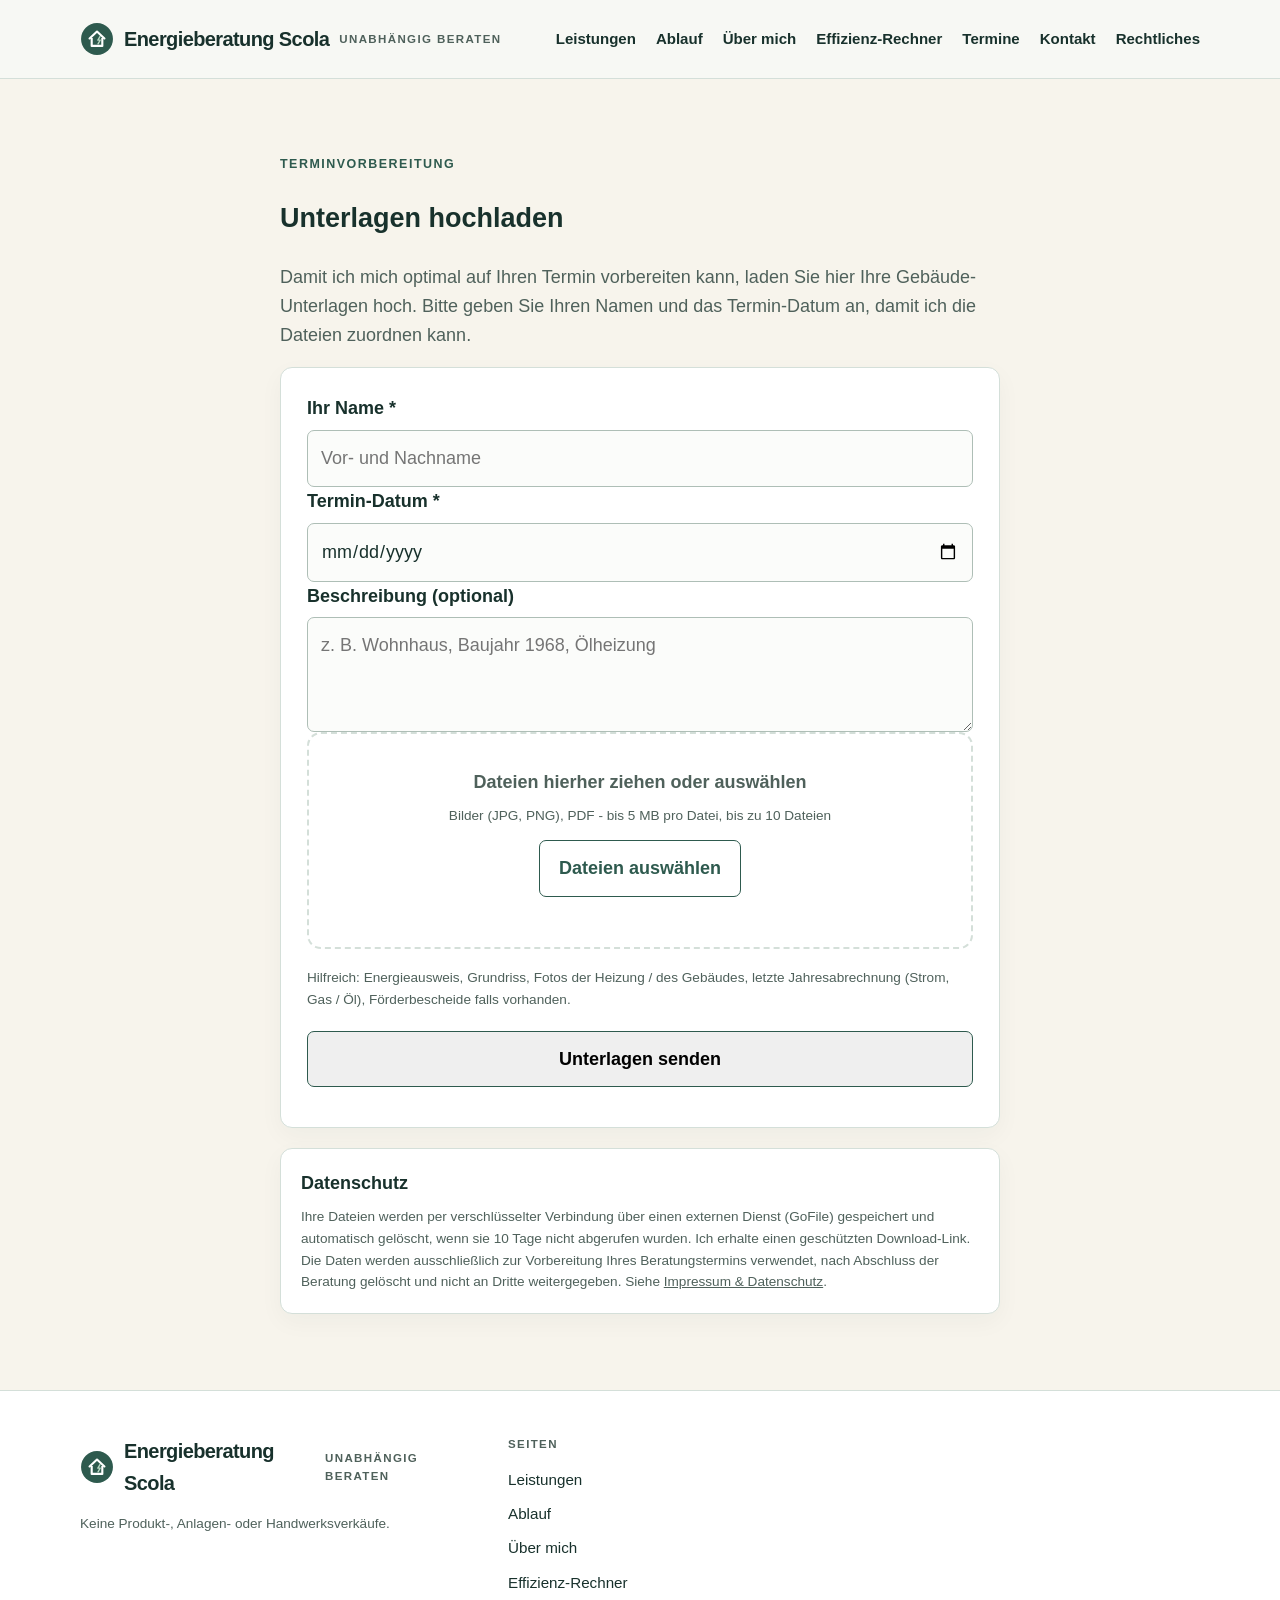
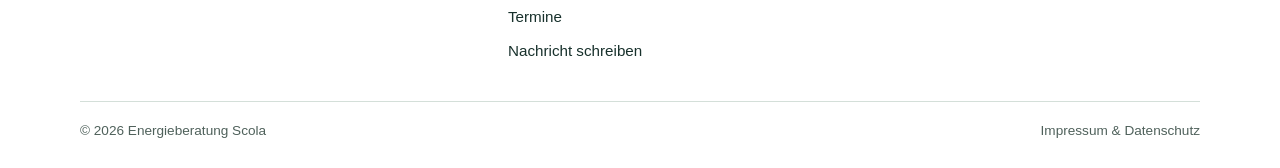
<file: upload.html>
<!DOCTYPE html>
<html lang='de'>
<head>
<meta charset='UTF-8'>
<meta name='viewport' content='width=device-width, initial-scale=1.0'>
<meta name='robots' content='noindex, nofollow, noarchive'>
<title>Unterlagen hochladen | Energieberatung</title>
<link rel='icon' href='data:image/svg+xml,<svg xmlns="http://www.w3.org/2000/svg" viewBox="0 0 100 100"><text y="80" font-size="80">⚡</text></svg>'>
<style>

:root{--ink:#18312c;--muted:#4f615b;--green:#2e5a4e;--sage:#dfece5;--cream:#f7f4ec;
--line:#d4dfd9;--white:#fff;--accent:#b9d8c3;--warm:#b05e35;--shadow:0 18px 48px rgba(24,49,44,.09)}
*{box-sizing:border-box}html{scroll-behavior:smooth}
body{margin:0;background:var(--cream);color:var(--ink);font-family:Arial,Helvetica,system-ui,sans-serif;
font-size:18px;line-height:1.6}a{color:inherit}button,input,select,textarea{font:inherit}
button,a{touch-action:manipulation}
.wrap{width:min(1120px,calc(100% - 40px));margin:auto}
.skip{position:absolute;left:-9999px}
.skip:focus{left:16px;top:16px;background:var(--white);padding:10px;z-index:10}
#urlaub-banner{background:var(--warm);color:#fff;text-align:center;padding:14px 20px;font-weight:700;font-size:.95rem}
#urlaub-banner[hidden]{display:none}
.site-header{position:sticky;top:0;z-index:5;background:rgba(247,248,244,.96);border-bottom:1px solid var(--line);backdrop-filter:blur(10px)}
.nav{min-height:78px;display:flex;align-items:center;justify-content:space-between;gap:24px}

































































































.brand{text-decoration:none;font-weight:800;letter-spacing:-.03em;font-size:1.25rem}
.brand span{display:block;font-size:.72rem;letter-spacing:.12em;text-transform:uppercase;color:var(--muted);font-weight:700}












































.nav-links{display:flex;align-items:center;gap:20px}
.nav-links a{text-decoration:none;font-size:.94rem;font-weight:700}






























































































.nav-links a:hover,.nav-links a:focus{color:var(--green);text-decoration:underline}
.menu{display:none;border:1px solid var(--line);background:var(--white);border-radius:8px;padding:8px 12px}
.hero{padding:92px 0 76px}

.eyebrow,.kicker{font-size:.78rem;font-weight:800;letter-spacing:.12em;text-transform:uppercase;color:var(--green)}

.eyebrow:before{content:'●';font-size:.65rem;margin-right:8px}
.hero-grid{display:grid;grid-template-columns:1.15fr .85fr;gap:70px;align-items:end}

.hero h1{font-size:clamp(2.7rem,7vw,5.7rem);line-height:.98;letter-spacing:-.075em;margin:22px 0 28px;max-width:850px}
.hero h1 em{font-style:normal;color:var(--green)}
.lead{font-size:clamp(1.1rem,2vw,1.4rem);max-width:700px;color:var(--muted)}
.actions{display:flex;flex-wrap:wrap;gap:12px;margin:32px 0}
.button{display:inline-flex;align-items:center;justify-content:center;gap:10px;border-radius:7px;padding:13px 19px;
text-decoration:none;font-weight:800;border:1px solid var(--green);cursor:pointer}
.button.primary{background:var(--warm);color:#fff;border-color:var(--warm)}
.button.secondary{background:transparent;color:var(--green)}
.button:hover,.button:focus{filter:brightness(.94);outline:3px solid var(--accent);outline-offset:2px}
.contact-row{display:flex;flex-wrap:wrap;gap:22px;color:var(--muted);font-size:.95rem}
.contact-row a{text-decoration:none}
.contact-row a:hover{text-decoration:underline}
.hero-card{background:var(--green);color:#fff;padding:30px;border-radius:14px;box-shadow:var(--shadow)}
.hero-card strong{font-size:1.3rem;display:block;margin:18px 0 8px}
















































.hero-card p{color:#e7f1ec}























.section{padding:76px 0}
.section.light{background:#edf3ef}
.section h2{font-size:clamp(2rem,4vw,3.5rem);line-height:1.05;letter-spacing:-.05em;margin:12px 0 20px}
.section-intro{max-width:700px;color:var(--muted)}
















































































































.grid-3{display:grid;grid-template-columns:repeat(3,1fr);gap:18px}
.card{background:var(--white);border:1px solid var(--line);border-radius:12px;padding:25px;box-shadow:0 8px 24px rgba(24,49,44,.04)}
.card h3{margin:12px 0 8px;font-size:1.2rem}
.card p{color:var(--muted);margin:0}
.number{font-weight:800;color:var(--green);font-size:.85rem}

.trust{display:flex;gap:18px;align-items:flex-start;background:var(--sage);padding:28px;border-radius:12px}
.trust strong{font-size:1.15rem}

.trust p{margin:5px 0;color:var(--muted)}

.calculator{background:var(--white);border:1px solid var(--line);border-radius:14px;padding:28px;box-shadow:var(--shadow);max-width:820px}

.fields{display:grid;grid-template-columns:repeat(2,1fr);gap:18px}
.field{display:flex;flex-direction:column;gap:7px}
.field.full{grid-column:1/-1}
.field label{font-weight:800}
.field input,.field select,.field textarea{width:100%;border:1px solid #aebeb6;background:#fbfcfa;border-radius:7px;padding:13px;color:var(--ink)}
.field input:focus,.field select:focus,.field textarea:focus{outline:3px solid var(--accent);border-color:var(--green)}
.result{margin-top:22px;padding:20px;border-left:5px solid var(--green);background:var(--sage);border-radius:6px}
.result[hidden]{display:none}
.result strong{display:block;font-size:1.2rem}
.result-detail{margin-top:10px;padding:14px;background:var(--white);border:1px solid var(--line);border-radius:8px}
.result-detail p{margin:4px 0;font-size:.95rem}
.muted{color:var(--muted)}
.faq details{background:var(--white);border-top:1px solid var(--line);padding:20px 0}
.faq summary{font-weight:800;cursor:pointer}















































.legal-grid{display:grid;grid-template-columns:1fr 1fr;gap:42px}
































.legal h3{margin-bottom:4px}
.legal p{color:var(--muted);margin-top:4px}
.footer{border-top:1px solid var(--line);padding:44px 0 0;background:var(--white)}











































































.footer-grid{display:grid;grid-template-columns:1.2fr 1fr 1fr;gap:32px;align-items:start}

































































.footer h4{font-size:.72rem;letter-spacing:.12em;text-transform:uppercase;color:var(--muted);margin:0 0 14px}
.footer nav{display:flex;flex-direction:column;gap:10px}
.footer a{text-decoration:none}
.footer a:hover{text-decoration:underline}
.footer .f-links{font-size:.95rem}

.footer-bottom{display:flex;justify-content:space-between;align-items:center;gap:14px;flex-wrap:wrap;border-top:1px solid var(--line);margin-top:38px;padding:18px 0 26px;font-size:.85rem;color:var(--muted)}
.small{font-size:.85rem;color:var(--muted)}
.price{color:var(--warm);font-weight:800;margin:10px 0 0}
.about-grid{display:grid;grid-template-columns:1.4fr 1fr;gap:40px;align-items:start}
.about-photo{width:100%;max-width:311px;height:auto;justify-self:end;align-self:center;filter:drop-shadow(0 18px 36px rgba(24,49,44,.22))}
.form-error{color:#a33;font-weight:700}
.form-error[hidden]{display:none}
.captcha{display:flex;align-items:center;gap:14px;flex-wrap:wrap}

.captcha .question{font-weight:800;background:var(--sage);border:1px solid var(--line);border-radius:7px;padding:13px 18px;font-size:1.1rem}
@media(max-width:760px){

body{font-size:17px}.wrap{width:min(100% - 28px,560px)}.nav{min-height:68px}.menu{display:block}
.nav-links{display:none;position:absolute;top:68px;left:0;right:0;background:var(--cream);border-bottom:1px solid var(--line);

padding:16px 14px;flex-direction:column;align-items:stretch}
.nav-links.open{display:flex}.nav-links a{padding:9px 4px}
.hero{padding:44px 0 40px}.hero-card{padding:22px 18px}.eyebrow{font-size:.85rem}












































.hero-grid,.grid-3,.legal-grid,.about-grid{grid-template-columns:1fr;gap:18px}.card{padding:20px 18px}






















































.about-photo{justify-self:center;max-width:300px;height:auto}

























































































































































































































































































































.hero h1{font-size:clamp(2.1rem,9.5vw,3.4rem);letter-spacing:-.04em}.section{padding:44px 0}.section h2{font-size:clamp(1.7rem,6.5vw,2.4rem)}.section-intro{font-size:1rem}.calculator{padding:18px}

.fields{grid-template-columns:1fr;gap:14px}.field.full{grid-column:auto}.actions{flex-direction:column;align-items:stretch}.button{width:100%;min-height:52px;font-size:1.05rem}
.contact-row{flex-direction:column;align-items:flex-start;gap:10px}.trust{padding:22px 18px;flex-direction:column}.trust-badge{flex-direction:column;align-items:flex-start;gap:14px}

.footer-grid{grid-template-columns:1fr;gap:24px}.footer nav{gap:10px}}
@media(prefers-reduced-motion:reduce){html{scroll-behavior:auto}}
.logo-mark{flex:none;border-radius:50%}
.brand{display:inline-flex;align-items:center;gap:10px}
.brand svg{flex:none}
.contact-row a{display:inline-flex;align-items:center;gap:7px}

.ic{flex:none;vertical-align:-3px}
.card-ic{display:inline-flex;width:38px;height:38px;border-radius:10px;background:var(--sage);align-items:center;justify-content:center;margin-bottom:10px}
.card-ic svg{width:22px;height:22px}
.trust-ic{display:block;margin-bottom:10px}
.trust-badge{display:flex;gap:26px;align-items:center;flex-wrap:wrap}

.logo-card{flex:none;background:var(--white);border:1px solid var(--line);border-radius:12px;padding:12px 18px;box-shadow:0 8px 24px rgba(24,49,44,.04);transition:box-shadow .15s}
.logo-card:hover{box-shadow:var(--shadow)}










































.trust-text{flex:1;min-width:260px}
.trust-ic{display:block;margin-bottom:8px}
.card .number{color:var(--warm)}

.hero-card .number{color:var(--accent)}

























































































.upload-zone{border:2px dashed var(--line);border-radius:14px;padding:34px 22px;text-align:center;background:var(--white)}
.upload-zone.over{border-color:var(--warm);background:#fdf6f0}
.file-list{margin:16px 0 0;text-align:left;font-size:.9rem}
.file-item{display:flex;justify-content:space-between;align-items:center;gap:10px;padding:8px 12px;border:1px solid var(--line);border-radius:10px;margin-top:8px;background:var(--white)}
.file-item button{background:none;border:none;color:var(--muted);cursor:pointer;font-size:1.1rem;padding:2px 6px}
.hint{font-size:.85rem;color:var(--muted)}
input[type=file]{display:none}
</style>
</head>
<body>
<header class='site-header'><div class='wrap nav'>
<a class='brand' href='#start'><svg viewBox='0 0 32 32' width='34' height='34' aria-hidden='true' class='logo-mark'>
<circle cx='16' cy='16' r='15' fill='#2e5a4e'/>


















































































































<path d='M9 15.5 16 9l7 6.5' stroke='#fff' stroke-width='2' fill='none' stroke-linecap='round' stroke-linejoin='round'/>
<path d='M11 15v7.5h10V15' stroke='#fff' stroke-width='2' fill='none' stroke-linejoin='round'/>

<path d='M17 20.5l2-3.4h-2.2l2-3.4' stroke='#b9d8c3' stroke-width='1.3' fill='none' stroke-linecap='round' stroke-linejoin='round'/>

</svg>Energieberatung Scola<span>unabhängig beraten</span></a>
<button class='menu' id='menu' aria-expanded='false' aria-controls='nav-links'>Menü</button>
<nav class='nav-links' id='nav-links' aria-label='Hauptnavigation'>
<a href='#leistungen'>Leistungen</a>
<a href='#ablauf'>Ablauf</a>

<a href='#ueber-mich'>Über mich</a>
<a href='#effizienz'>Effizienz-Rechner</a>
<a href='#termine'>Termine</a>
<a href='#kontakt'>Kontakt</a>
<a href='impressum.html'>Rechtliches</a>
</nav></div></header
<main id='main'>
<section class='section'>
<div class='wrap' style='max-width:720px'>
<div class='kicker'>Terminvorbereitung</div>


















































<h1>Unterlagen hochladen</h1>
<p class='section-intro'>Damit ich mich optimal auf Ihren Termin vorbereiten kann, laden Sie hier Ihre Gebäude-Unterlagen hoch. Bitte geben Sie Ihren Namen und das Termin-Datum an, damit ich die Dateien zuordnen kann.</p>
<form id='upload-form' class='card' style='padding:26px'>
<div class='field'><label for='u-name'>Ihr Name *</label><input id='u-name' name='name' required placeholder='Vor- und Nachname'></div>
<div class='field'><label for='u-date'>Termin-Datum *</label><input id='u-date' name='termin' type='date' required></div>
<div class='field'><label for='u-msg'>Beschreibung (optional)</label><textarea id='u-msg' name='beschreibung' rows='3' placeholder='z. B. Wohnhaus, Baujahr 1968, Ölheizung'></textarea></div>
<div id='drop' class='upload-zone'>
<p style='margin:0 0 8px;font-weight:700'>Dateien hierher ziehen oder auswählen</p>
<p class='hint' style='margin:0'>Bilder (JPG, PNG), PDF - bis 5 MB pro Datei, bis zu 10 Dateien</p>
<input id='file-input' type='file' multiple accept='.jpg,.jpeg,.png,.webp,.pdf,.heic'>
<button type='button' class='button secondary' id='pick' style='margin-top:14px'>Dateien auswählen</button>
<div id='file-list' class='file-list'></div>
</div>
<p class='hint' style='margin-top:18px'>Hilfreich: Energieausweis, Grundriss, Fotos der Heizung / des Gebäudes, letzte Jahresabrechnung (Strom, Gas / Öl), Förderbescheide falls vorhanden.</p>
<button type='submit' class='button' style='width:100%;margin-top:20px'>Unterlagen senden</button>
<p id='status' class='hint' style='text-align:center;margin:14px 0 0'></p>
</form>
<div class='card' style='padding:20px;margin-top:20px'>
<strong>Datenschutz</strong>




















































































































































































































































































































<p class='hint' style='margin:8px 0 0'>Ihre Dateien werden per verschlüsselter Verbindung über einen externen Dienst (GoFile) gespeichert und automatisch gelöscht, wenn sie 10 Tage nicht abgerufen wurden. Ich erhalte einen geschützten Download-Link. Die Daten werden ausschließlich zur Vorbereitung Ihres Beratungstermins verwendet, nach Abschluss der Beratung gelöscht und nicht an Dritte weitergegeben. Siehe <a href='impressum.html'>Impressum &amp; Datenschutz</a>.</p>
</div>
</div>
</section>
</main>
<footer class='footer'><div class='wrap footer-grid'><div>

<a class='brand' href='#start'><svg viewBox='0 0 32 32' width='34' height='34' aria-hidden='true' class='logo-mark'>
<circle cx='16' cy='16' r='15' fill='#2e5a4e'/>

<path d='M9 15.5 16 9l7 6.5' stroke='#fff' stroke-width='2' fill='none' stroke-linecap='round' stroke-linejoin='round'/>
<path d='M11 15v7.5h10V15' stroke='#fff' stroke-width='2' fill='none' stroke-linejoin='round'/>
<path d='M17 20.5l2-3.4h-2.2l2-3.4' stroke='#b9d8c3' stroke-width='1.3' fill='none' stroke-linecap='round' stroke-linejoin='round'/>

















































</svg>Energieberatung Scola<span>unabhängig beraten</span></a>
<p class='small'>Keine Produkt-, Anlagen- oder Handwerksverkäufe.</p></div>
<div class='f-links'><h4>Seiten</h4>
<nav aria-label='Footer Navigation'><a href='#leistungen'>Leistungen</a>
<a href='#ablauf'>Ablauf</a>
<a href='#ueber-mich'>Über mich</a>
<a href='#effizienz'>Effizienz-Rechner</a>
<a href='#termine'>Termine</a>
<a href='#kontakt'>Nachricht schreiben</a></nav></div>
</div>
<div class='wrap footer-bottom'>
<span>© 2026 Energieberatung Scola</span>
<a href='impressum.html'>Impressum &amp; Datenschutz</a>
</div></footer>
<script>
(function(){
var ACCESS_KEY='9642304c-5e7b-47de-91de-d3c23bcbee2f';
var files=[];
function el(id){return document.getElementById(id)}
function setStatus(t){var s=el('status');if(s)s.textContent=t}
function addFiles(fl){

































for(var i=0;i<fl.length;i++){
var f=fl[i];
if(f.size>5*1024*1024){setStatus('Zu gross: '+f.name+' (max. 5 MB)');continue}
files.push(f);
}
if(files.length>10){files=files.slice(0,10);setStatus('Maximal 10 Dateien - ueberschuessige Dateien wurden entfernt.')}
render();
}
function render(){
var list=el('file-list');
list.innerHTML='';
files.forEach(function(f,i){
var d=document.createElement('div');
d.className='file-item';
var s=document.createElement('span');
s.textContent=f.name+' ('+Math.round(f.size/1024)+' KB)';
var b=document.createElement('button');
b.type='button';b.textContent='x';b.title='Entfernen';
b.onclick=function(){files.splice(i,1);render()};
d.appendChild(s);d.appendChild(b);
list.appendChild(d);
});
}
function pickServer(){
return fetch('https://api.gofile.io/servers').then(function(r){return r.json()}).then(function(j){
var sv=(j.data&&j.data.servers)||[];
for(var i=0;i<sv.length;i++){if(sv[i].zone==='eu')return sv[i].name}
if(sv.length)return sv[0].name;
return 'store1';
}).catch(function(){return 'store1'});
}
function uploadOne(server,f){
var fd=new FormData();
fd.append('file',f,f.name);
return fetch('https://'+server+'.gofile.io/uploadFile',{method:'POST',body:fd}).then(function(r){return r.json()}).then(function(j){
if(j.status!=='ok'||!(j.data&&j.data.downloadPage))throw new Error('upload failed');
return j.data.downloadPage;
});
}
function init(){
var drop=el('drop');
var input=el('file-input');
el('pick').onclick=function(){input.click()};
drop.addEventListener('dragover',function(e){e.preventDefault();drop.classList.add('over')});
drop.addEventListener('dragleave',function(){drop.classList.remove('over')});
drop.addEventListener('drop',function(e){e.preventDefault();drop.classList.remove('over');addFiles(e.dataTransfer.files)});
input.addEventListener('change',function(){addFiles(input.files)});
el('upload-form').addEventListener('submit',function(e){
e.preventDefault();



































































if(files.length===0){setStatus('Bitte mindestens eine Datei auswaehlen.');return}
setStatus('Lade Dateien hoch... (1 von '+files.length+')');
var links=[];
pickServer().then(function(server){
var chain=Promise.resolve();
files.forEach(function(f,idx){
chain=chain.then(function(){
setStatus('Lade Dateien hoch... ('+(idx+1)+' von '+files.length+')');
return uploadOne(server,f).then(function(link){links.push(f.name+': '+link)});
});
});
return chain;
}).then(function(){
setStatus('Sende Benachrichtigung...');
var fd=new FormData();
fd.append('access_key',ACCESS_KEY);
fd.append('name',el('u-name').value);
fd.append('termin',el('u-date').value);
fd.append('beschreibung',el('u-msg').value);
fd.append('subject','Unterlagen-Upload Terminvorbereitung');
fd.append('links',links.join('\n'));
return fetch('https://api.web3forms.com/submit',{method:'POST',body:fd}).then(function(r){return r.json()}).then(function(res){
if(res.success){setStatus('Vielen Dank! Ihre Unterlagen sind bei mir eingegangen.');el('upload-form').reset();files=[];render()}
else{setStatus('Fehler beim Senden - bitte erneut versuchen.')}
});
}).catch(function(){setStatus('Fehler beim Hochladen - bitte erneut versuchen (ggf. kleinere Dateien).')});
});
}
if(document.readyState==='loading'){document.addEventListener('DOMContentLoaded',init)}
else{init()}
})();
</script>
</body>
</html>
</file>
